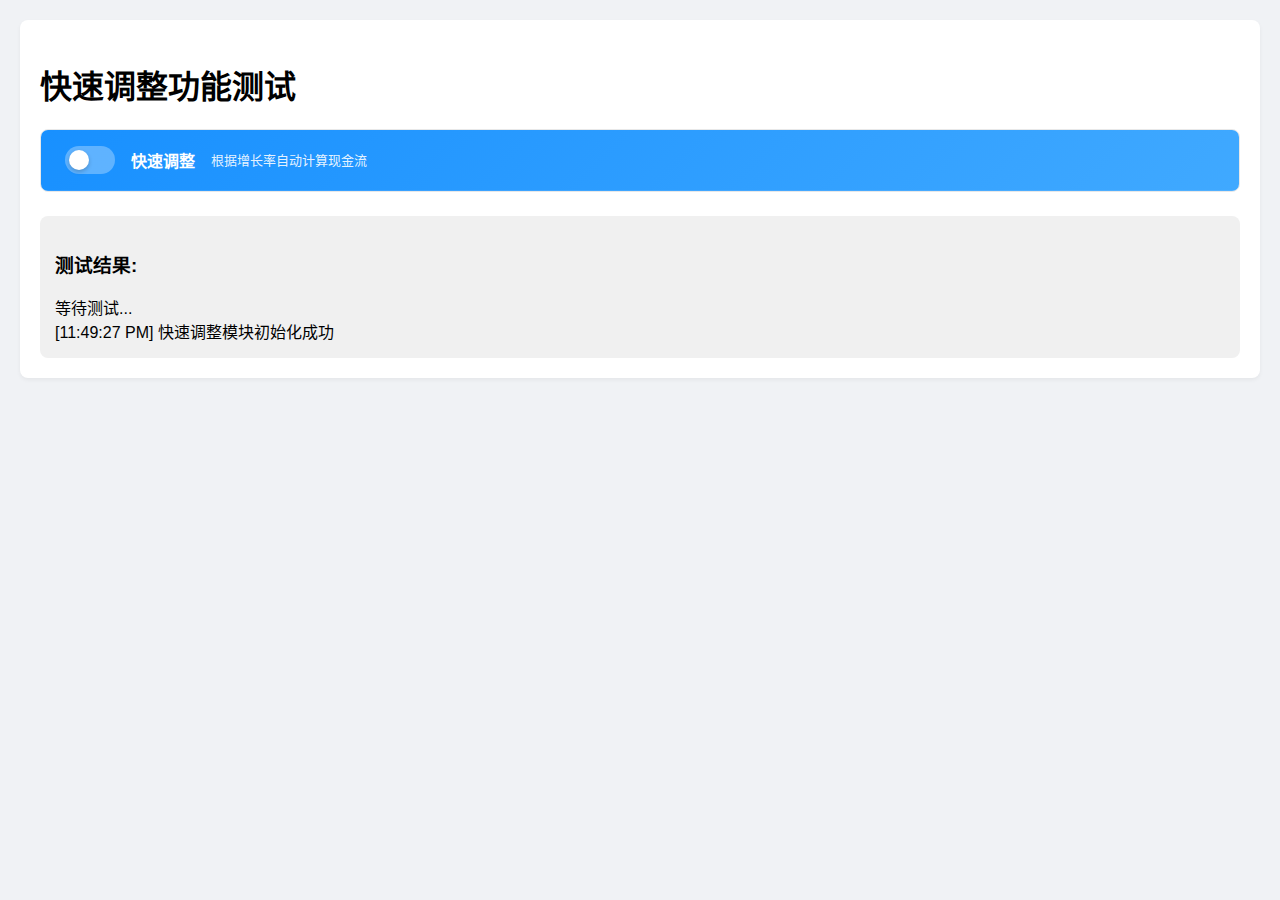
<file: test_quick_adjustment.html>
<!DOCTYPE html>
<html lang="zh-CN">
<head>
    <meta charset="UTF-8">
    <meta name="viewport" content="width=device-width, initial-scale=1.0">
    <title>快速调整功能测试</title>
    <style>
        :root {
            --primary-color: #1890ff;
            --secondary-color: #13c2c2;
            --bg-primary: #ffffff;
            --bg-secondary: #f8f9fa;
            --bg-tertiary: #e9ecef;
            --text-primary: #333333;
            --text-secondary: #666666;
            --border-primary: #d9d9d9;
            --border-secondary: #e8e8e8;
            --border-radius-sm: 4px;
            --border-radius-md: 6px;
            --border-radius-lg: 8px;
            --spacing-xs: 4px;
            --spacing-sm: 8px;
            --spacing-md: 16px;
            --spacing-lg: 24px;
            --spacing-xl: 32px;
            --shadow-sm: 0 2px 4px rgba(0, 0, 0, 0.05);
            --info-color: #1890ff;
        }

        body {
            font-family: -apple-system, BlinkMacSystemFont, 'Segoe UI', Roboto, sans-serif;
            margin: 0;
            padding: 20px;
            background: #f0f2f5;
        }

        .container {
            max-width: 1200px;
            margin: 0 auto;
            background: white;
            padding: 20px;
            border-radius: var(--border-radius-lg);
            box-shadow: var(--shadow-sm);
        }

        /* 快速调整样式 */
        .quick-adjustment-section {
            background: linear-gradient(135deg, #f8f9fa 0%, #e9ecef 100%);
            border: 1px solid var(--border-secondary);
            border-radius: var(--border-radius-lg);
            margin-bottom: var(--spacing-lg);
            overflow: hidden;
            transition: all 0.3s ease;
        }

        .quick-adjustment-header {
            padding: var(--spacing-md) var(--spacing-lg);
            background: linear-gradient(135deg, var(--primary-color) 0%, #40a9ff 100%);
            border-bottom: 1px solid rgba(255, 255, 255, 0.1);
        }

        .quick-adjustment-toggle {
            display: flex;
            align-items: center;
            gap: var(--spacing-md);
        }

        .quick-adjustment-label {
            font-size: 16px;
            font-weight: 600;
            color: white;
            margin: 0;
        }

        .quick-adjustment-desc {
            font-size: 13px;
            color: rgba(255, 255, 255, 0.9);
            font-weight: 400;
        }

        .switch {
            position: relative;
            display: inline-block;
            width: 50px;
            height: 28px;
        }

        .switch input {
            opacity: 0;
            width: 0;
            height: 0;
        }

        .slider {
            position: absolute;
            cursor: pointer;
            top: 0;
            left: 0;
            right: 0;
            bottom: 0;
            background-color: rgba(255, 255, 255, 0.3);
            transition: 0.3s;
            border-radius: 28px;
        }

        .slider:before {
            position: absolute;
            content: "";
            height: 20px;
            width: 20px;
            left: 4px;
            bottom: 4px;
            background-color: white;
            transition: 0.3s;
            border-radius: 50%;
            box-shadow: 0 2px 4px rgba(0, 0, 0, 0.2);
        }

        .switch input:checked + .slider {
            background-color: var(--secondary-color);
        }

        .switch input:checked + .slider:before {
            transform: translateX(22px);
        }

        .quick-adjustment-panel {
            background: var(--bg-primary);
            border-top: 1px solid var(--border-secondary);
            animation: slideDown 0.3s ease-out;
        }

        @keyframes slideDown {
            from {
                opacity: 0;
                max-height: 0;
                transform: translateY(-10px);
            }
            to {
                opacity: 1;
                max-height: 500px;
                transform: translateY(0);
            }
        }

        .quick-adjustment-content {
            display: grid;
            grid-template-columns: 1fr 300px;
            gap: var(--spacing-xl);
            padding: var(--spacing-lg);
        }

        .field-wrapper {
            background: var(--bg-secondary);
            padding: var(--spacing-md);
            border-radius: var(--border-radius-md);
            border: 1px solid var(--border-secondary);
            transition: all 0.3s ease;
            margin-bottom: var(--spacing-md);
        }

        .field-wrapper:hover {
            border-color: var(--primary-color);
            box-shadow: 0 2px 4px rgba(24, 144, 255, 0.1);
        }

        .label {
            display: flex;
            align-items: center;
            gap: var(--spacing-xs);
            font-weight: 600;
            color: var(--text-primary);
            margin-bottom: var(--spacing-sm);
        }

        .label i {
            color: var(--primary-color);
            font-size: 14px;
        }

        .input-with-unit {
            display: flex;
            align-items: center;
            gap: var(--spacing-xs);
            background: var(--bg-primary);
            border-radius: var(--border-radius-sm);
            border: 1px solid var(--border-primary);
            padding: 2px;
            flex-wrap: wrap;
        }

        .input-compact {
            flex: 1;
            min-width: 120px;
            max-width: 200px;
            border: none;
            background: transparent;
            padding: 8px 10px;
            font-size: 14px;
        }

        .input-compact:focus {
            box-shadow: none;
            outline: none;
        }

        .unit-prefix {
            background: var(--bg-tertiary);
            color: var(--text-secondary);
            padding: 8px 10px;
            font-size: 13px;
            font-weight: 500;
            border-radius: var(--border-radius-sm);
            white-space: nowrap;
        }

        .unit-label {
            background: var(--bg-tertiary);
            color: var(--text-secondary);
            padding: 8px 10px;
            font-size: 13px;
            font-weight: 500;
            border-radius: var(--border-radius-sm);
            white-space: nowrap;
        }

        .help-text {
            font-size: 12px;
            color: var(--text-secondary);
            margin-top: var(--spacing-xs);
        }

        .quick-adjustment-actions {
            display: flex;
            gap: var(--spacing-sm);
            justify-content: flex-end;
            margin-top: var(--spacing-md);
            padding-top: var(--spacing-md);
            border-top: 1px solid var(--border-secondary);
        }

        .btn {
            padding: 10px 20px;
            font-size: 13px;
            min-width: 100px;
            border: none;
            border-radius: var(--border-radius-md);
            cursor: pointer;
            transition: all 0.3s ease;
        }

        .btn-primary {
            background-color: var(--primary-color);
            color: white;
        }

        .btn-secondary {
            background-color: var(--bg-tertiary);
            color: var(--text-primary);
        }

        .quick-adjustment-preview {
            background: var(--bg-secondary);
            border: 1px solid var(--border-secondary);
            border-radius: var(--border-radius-md);
            overflow: hidden;
        }

        .preview-header {
            background: linear-gradient(135deg, var(--secondary-color) 0%, #17a2b8 100%);
            color: white;
            padding: var(--spacing-sm) var(--spacing-md);
            font-size: 14px;
            font-weight: 600;
            display: flex;
            align-items: center;
            gap: var(--spacing-xs);
        }

        .preview-content {
            padding: var(--spacing-md);
            max-height: 300px;
            overflow-y: auto;
        }

        .preview-placeholder {
            text-align: center;
            color: var(--text-secondary);
            padding: var(--spacing-xl) var(--spacing-md);
            display: flex;
            flex-direction: column;
            align-items: center;
            gap: var(--spacing-sm);
        }

        .preview-placeholder i {
            font-size: 24px;
            color: var(--info-color);
        }

        .preview-table {
            width: 100%;
            font-size: 12px;
            border-collapse: collapse;
        }

        .preview-table th,
        .preview-table td {
            padding: 8px 10px;
            text-align: center;
            border-bottom: 1px solid var(--border-secondary);
        }

        .preview-table th {
            background: var(--bg-tertiary);
            font-weight: 600;
            color: var(--text-primary);
            font-size: 11px;
            text-transform: uppercase;
            letter-spacing: 0.5px;
        }

        .preview-table .year-col {
            font-weight: 600;
            color: var(--text-primary);
        }

        .preview-table .amount-col {
            font-family: 'SF Mono', Monaco, Inconsolata, 'Roboto Mono', monospace;
            color: var(--secondary-color);
            font-weight: 500;
        }
    </style>
    <link rel="stylesheet" href="https://cdnjs.cloudflare.com/ajax/libs/font-awesome/6.4.0/css/all.min.css">
</head>
<body>
    <div class="container">
        <h1>快速调整功能测试</h1>
        
        <!-- 快速调整模块 -->
        <div class="quick-adjustment-section">
            <div class="quick-adjustment-header">
                <div class="quick-adjustment-toggle">
                    <label class="switch">
                        <input type="checkbox" id="quickAdjustmentSwitch">
                        <span class="slider round"></span>
                    </label>
                    <span class="quick-adjustment-label">快速调整</span>
                    <span class="quick-adjustment-desc">根据增长率自动计算现金流</span>
                </div>
            </div>
            
            <!-- 快速调整输入面板 -->
            <div id="quickAdjustmentPanel" class="quick-adjustment-panel" style="display: none;">
                <div class="quick-adjustment-content">
                    <div class="quick-adjustment-form">
                        <div class="field-wrapper">
                            <label class="label" for="firstYearCashFlow">
                                <i class="fas fa-calendar-alt"></i>
                                首年净现金流
                            </label>
                            <div class="input-with-unit">
                                <input type="number" class="input input-compact" id="firstYearCashFlow" 
                                       placeholder="请输入首年现金流" min="0" step="0.01">
                                <span class="unit-label">万元</span>
                            </div>
                            <div class="help-text">第1年的净现金流金额</div>
                        </div>
                        
                        <div class="field-wrapper">
                            <label class="label" for="growthFrequency">
                                <i class="fas fa-sync-alt"></i>
                                增长频率
                            </label>
                            <div class="input-with-unit">
                                <span class="unit-prefix">每</span>
                                <input type="number" class="input input-compact" id="growthFrequency" 
                                       placeholder="增长频率" min="1" max="10" step="1" value="1">
                                <span class="unit-label">年</span>
                            </div>
                            <div class="help-text">每几年增长一次</div>
                        </div>
                        
                        <div class="field-wrapper">
                            <label class="label" for="growthRate">
                                <i class="fas fa-chart-line"></i>
                                净现金流增长率
                            </label>
                            <div class="input-with-unit">
                                <span class="unit-prefix">增长</span>
                                <input type="number" class="input input-compact" id="growthRate" 
                                       placeholder="增长率" min="0" max="1000" step="0.1" value="10">
                                <span class="unit-label">%</span>
                            </div>
                            <div class="help-text">现金流增长百分比</div>
                        </div>
                        
                        <div class="quick-adjustment-actions">
                            <button type="button" class="btn btn-secondary" onclick="resetQuickAdjustment()">
                                <i class="fas fa-undo"></i>
                                重置
                            </button>
                            <button type="button" class="btn btn-primary" onclick="applyQuickAdjustment()">
                                <i class="fas fa-magic"></i>
                                应用调整
                            </button>
                        </div>
                    </div>
                    
                    <!-- 预览区域 -->
                    <div class="quick-adjustment-preview">
                        <div class="preview-header">
                            <i class="fas fa-eye"></i>
                            <span>预览效果</span>
                        </div>
                        <div id="quickAdjustmentPreview" class="preview-content">
                            <div class="preview-placeholder">
                                <i class="fas fa-info-circle"></i>
                                <span>请设置参数后查看预览效果</span>
                            </div>
                        </div>
                    </div>
                </div>
            </div>
        </div>
        
        <div id="testResult" style="margin-top: 20px; padding: 15px; background: #f0f0f0; border-radius: 8px;">
            <h3>测试结果:</h3>
            <div id="resultContent">等待测试...</div>
        </div>
    </div>

    <script>
        // 模拟基本参数
        const basicParams = {
            investment_period: 7
        };

        // 快速调整数据
        let quickAdjustmentData = {
            isEnabled: false,
            firstYearCashFlow: 0,
            growthFrequency: 1,
            growthRate: 10,
            previewData: []
        };

        // 安全的浮点数解析
        function safeParseFloat(value) {
            const parsed = parseFloat(value);
            return isNaN(parsed) ? 0 : parsed;
        }

        // 获取当前投资期限
        function getCurrentInvestmentPeriod() {
            // 优先从basicParams获取
            if (basicParams && basicParams.investment_period && basicParams.investment_period > 0) {
                return basicParams.investment_period;
            }
            
            // 默认值
            return 5;
        }

        // 初始化快速调整模块
        function initQuickAdjustmentModule() {
            try {
                console.log('开始初始化快速调整模块...');
                
                const switchElement = document.getElementById('quickAdjustmentSwitch');
                if (switchElement) {
                    switchElement.addEventListener('change', toggleQuickAdjustmentPanel);
                    console.log('开关事件监听器已绑定');
                }
                
                const firstYearInput = document.getElementById('firstYearCashFlow');
                const frequencyInput = document.getElementById('growthFrequency');
                const rateInput = document.getElementById('growthRate');
                
                if (firstYearInput) {
                    firstYearInput.addEventListener('input', updateQuickAdjustmentPreview);
                }
                if (frequencyInput) {
                    frequencyInput.addEventListener('input', updateQuickAdjustmentPreview);
                }
                if (rateInput) {
                    rateInput.addEventListener('input', updateQuickAdjustmentPreview);
                }
                
                console.log('快速调整模块初始化完成');
                updateTestResult('快速调整模块初始化成功');
                
            } catch (error) {
                console.error('快速调整模块初始化失败:', error);
                updateTestResult('初始化失败: ' + error.message);
            }
        }

        // 切换快速调整面板
        function toggleQuickAdjustmentPanel(event) {
            const isChecked = event.target.checked;
            const panel = document.getElementById('quickAdjustmentPanel');
            
            if (!panel) return;
            
            quickAdjustmentData.isEnabled = isChecked;
            
            if (isChecked) {
                panel.style.display = 'block';
                updateTestResult('快速调整面板已打开');
                setTimeout(() => {
                    updateQuickAdjustmentPreview();
                }, 100);
            } else {
                panel.style.display = 'none';
                updateTestResult('快速调整面板已关闭');
            }
        }

        // 更新快速调整预览
        function updateQuickAdjustmentPreview() {
            try {
                const firstYearInput = document.getElementById('firstYearCashFlow');
                const frequencyInput = document.getElementById('growthFrequency');
                const rateInput = document.getElementById('growthRate');
                const previewContainer = document.getElementById('quickAdjustmentPreview');
                
                if (!firstYearInput || !frequencyInput || !rateInput || !previewContainer) {
                    return;
                }
                
                const firstYear = safeParseFloat(firstYearInput.value);
                const frequency = parseInt(frequencyInput.value) || 1;
                const rate = safeParseFloat(rateInput.value);
                const period = getCurrentInvestmentPeriod();
                
                console.log('预览参数:', { firstYear, frequency, rate, period });
                
                if (firstYear <= 0 || frequency <= 0 || rate < 0) {
                    previewContainer.innerHTML = `
                        <div class="preview-placeholder">
                            <i class="fas fa-exclamation-triangle"></i>
                            <span>请输入有效的参数值</span>
                        </div>
                    `;
                    updateTestResult('参数验证失败: 请输入有效值');
                    return;
                }
                
                const calculatedCashFlows = calculateCashFlowsByGrowth(firstYear, frequency, rate, period);
                quickAdjustmentData.previewData = calculatedCashFlows;
                
                renderPreviewTable(calculatedCashFlows, previewContainer);
                updateTestResult(`预览更新成功，生成${calculatedCashFlows.length}年数据`);
                
            } catch (error) {
                console.error('更新快速调整预览失败:', error);
                updateTestResult('预览更新失败: ' + error.message);
            }
        }

        // 根据增长率计算各年现金流
        function calculateCashFlowsByGrowth(firstYear, frequency, rate, period) {
            const cashFlows = [];
            let currentAmount = firstYear;
            const growthMultiplier = 1 + (rate / 100);
            
            for (let year = 1; year <= period; year++) {
                if (year > 1 && (year - 1) % frequency === 0) {
                    currentAmount = currentAmount * growthMultiplier;
                }
                
                cashFlows.push({
                    year: year,
                    amount: currentAmount,
                    isGrowthYear: year > 1 && (year - 1) % frequency === 0
                });
            }
            
            return cashFlows;
        }

        // 安全的货币格式化函数
        function safeFormatCurrency(value) {
            try {
                const numValue = parseFloat(value);
                if (isNaN(numValue) || !isFinite(numValue)) {
                    return '0';
                }
                
                return numValue.toLocaleString('zh-CN', {
                    minimumFractionDigits: 0,
                    maximumFractionDigits: 2
                });
            } catch (error) {
                console.error('货币格式化失败:', error);
                return String(value || '0');
            }
        }

        // 渲染预览表格
        function renderPreviewTable(cashFlows, container) {
            try {
                let html = `
                    <table class="preview-table">
                        <thead>
                            <tr>
                                <th>年份</th>
                                <th>净现金流</th>
                                <th>增长标识</th>
                            </tr>
                        </thead>
                        <tbody>
                `;
                
                cashFlows.forEach(item => {
                    const formattedAmount = safeFormatCurrency(item.amount);
                    const growthIcon = item.isGrowthYear ? 
                        '<i class="fas fa-arrow-up" style="color: var(--secondary-color);"></i>' : 
                        '<i class="fas fa-minus" style="color: var(--text-secondary);"></i>';
                    
                    html += `
                        <tr>
                            <td class="year-col">第${item.year}年</td>
                            <td class="amount-col">${formattedAmount} 万元</td>
                            <td>${growthIcon}</td>
                        </tr>
                    `;
                });
                
                const totalAmount = cashFlows.reduce((sum, item) => sum + (item.amount || 0), 0);
                const formattedTotal = safeFormatCurrency(totalAmount);
                
                html += `
                        </tbody>
                    </table>
                    <div style="margin-top: var(--spacing-sm); font-size: 12px; color: var(--text-secondary); text-align: center;">
                        <i class="fas fa-info-circle"></i>
                        总计: ${formattedTotal} 万元
                    </div>
                `;
                
                container.innerHTML = html;
                
            } catch (error) {
                console.error('渲染预览表格失败:', error);
                container.innerHTML = `
                    <div class="preview-placeholder">
                        <i class="fas fa-exclamation-triangle"></i>
                        <span>预览数据生成失败</span>
                    </div>
                `;
            }
        }

        // 应用快速调整
        function applyQuickAdjustment() {
            updateTestResult('应用调整功能已触发（模拟环境中无现金流输入框）');
        }

        // 重置快速调整
        function resetQuickAdjustment() {
            const firstYearInput = document.getElementById('firstYearCashFlow');
            const frequencyInput = document.getElementById('growthFrequency');
            const rateInput = document.getElementById('growthRate');
            
            if (firstYearInput) firstYearInput.value = '';
            if (frequencyInput) frequencyInput.value = '1';
            if (rateInput) rateInput.value = '10';
            
            const previewContainer = document.getElementById('quickAdjustmentPreview');
            if (previewContainer) {
                previewContainer.innerHTML = `
                    <div class="preview-placeholder">
                        <i class="fas fa-info-circle"></i>
                        <span>请设置参数后查看预览效果</span>
                    </div>
                `;
            }
            
            updateTestResult('快速调整参数已重置');
        }

        // 更新测试结果
        function updateTestResult(message) {
            const resultContent = document.getElementById('resultContent');
            const timestamp = new Date().toLocaleTimeString();
            resultContent.innerHTML += `<div>[${timestamp}] ${message}</div>`;
        }

        // 页面加载完成后初始化
        document.addEventListener('DOMContentLoaded', function() {
            setTimeout(() => {
                initQuickAdjustmentModule();
            }, 100);
        });
    </script>
</body>
</html>
</file>
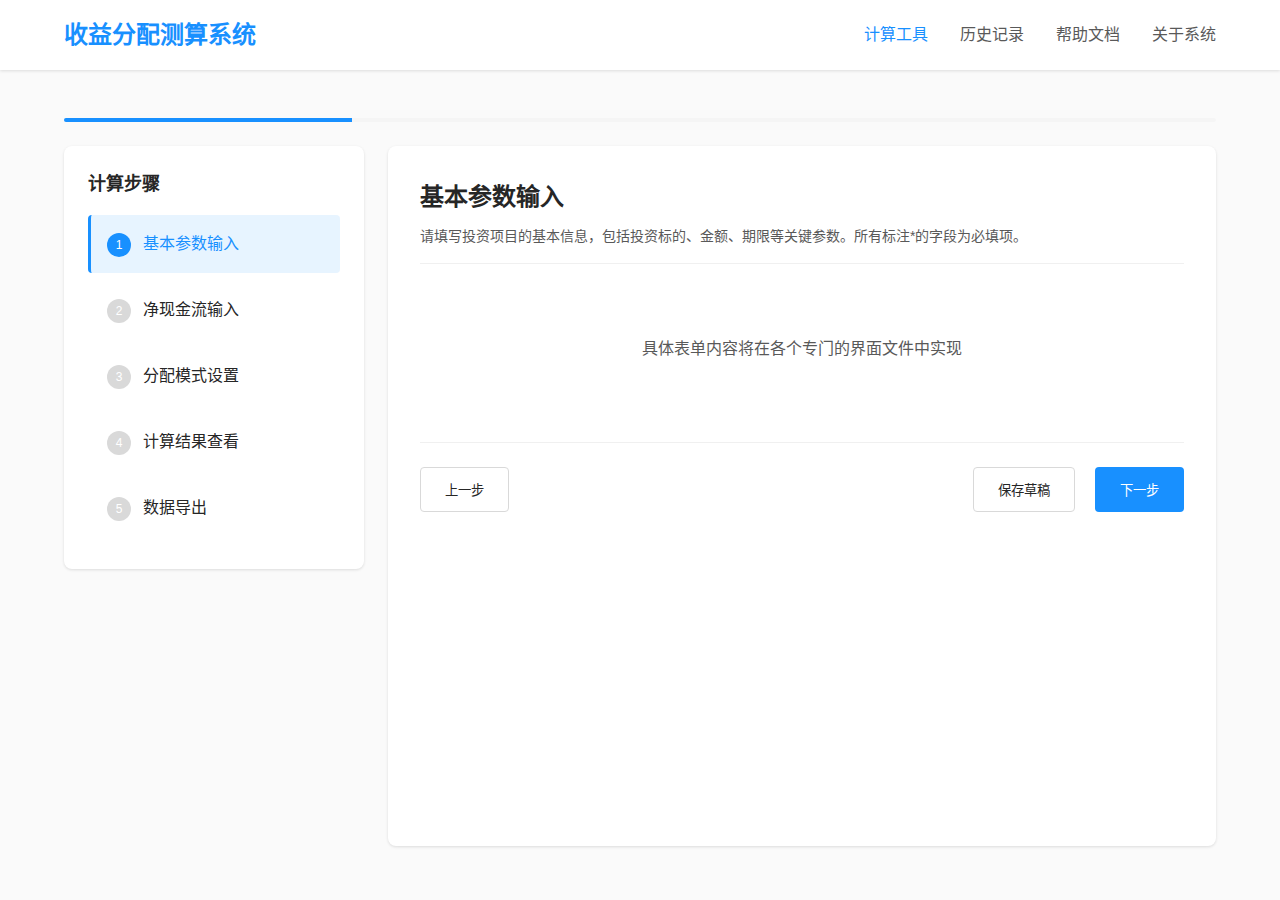
<file: .UI/01-主页面布局.html>
<!DOCTYPE html>
<html lang="zh-CN">
<head>
    <meta charset="UTF-8">
    <meta name="viewport" content="width=device-width, initial-scale=1.0">
    <title>收益分配测算系统 - 主页面布局</title>
    <style>
        :root {
            /* 主色调 */
            --primary-color: #1890ff;
            --primary-light: #40a9ff;
            --primary-dark: #096dd9;
            
            /* 辅助色 */
            --secondary-color: #52c41a;
            --warning-color: #faad14;
            --error-color: #ff4d4f;
            --info-color: #13c2c2;
            
            /* 文字颜色 */
            --text-primary: #262626;
            --text-secondary: #595959;
            --text-disabled: #bfbfbf;
            --text-inverse: #ffffff;
            
            /* 背景颜色 */
            --bg-primary: #ffffff;
            --bg-secondary: #fafafa;
            --bg-tertiary: #f5f5f5;
            
            /* 边框颜色 */
            --border-primary: #d9d9d9;
            --border-secondary: #f0f0f0;
            --border-focus: #40a9ff;
            
            /* 间距 */
            --spacing-xs: 4px;
            --spacing-sm: 8px;
            --spacing-md: 16px;
            --spacing-lg: 24px;
            --spacing-xl: 32px;
            --spacing-xxl: 48px;
            
            /* 圆角和阴影 */
            --border-radius-sm: 2px;
            --border-radius-md: 4px;
            --border-radius-lg: 8px;
            --border-radius-xl: 12px;
            --shadow-sm: 0 1px 3px rgba(0, 0, 0, 0.12);
            --shadow-md: 0 4px 6px rgba(0, 0, 0, 0.1);
            --shadow-lg: 0 10px 15px rgba(0, 0, 0, 0.1);
        }
        
        * {
            margin: 0;
            padding: 0;
            box-sizing: border-box;
        }
        
        body {
            font-family: -apple-system, BlinkMacSystemFont, 'Segoe UI', Roboto, 'Helvetica Neue', Arial, sans-serif;
            background-color: var(--bg-secondary);
            color: var(--text-primary);
            line-height: 1.6;
        }
        
        .container {
            max-width: 1200px;
            margin: 0 auto;
            padding: var(--spacing-lg);
        }
        
        /* 头部导航 */
        .header {
            background-color: var(--bg-primary);
            box-shadow: var(--shadow-sm);
            padding: var(--spacing-md) 0;
            margin-bottom: var(--spacing-lg);
        }
        
        .header-content {
            max-width: 1200px;
            margin: 0 auto;
            padding: 0 var(--spacing-lg);
            display: flex;
            justify-content: space-between;
            align-items: center;
        }
        
        .logo {
            font-size: 24px;
            font-weight: 600;
            color: var(--primary-color);
        }
        
        .nav-menu {
            display: flex;
            gap: var(--spacing-xl);
        }
        
        .nav-item {
            color: var(--text-secondary);
            text-decoration: none;
            font-weight: 500;
            transition: color 0.3s ease;
        }
        
        .nav-item:hover,
        .nav-item.active {
            color: var(--primary-color);
        }
        
        /* 主要内容区域 */
        .main-content {
            display: grid;
            grid-template-columns: 300px 1fr;
            gap: var(--spacing-lg);
            min-height: calc(100vh - 200px);
        }
        
        /* 侧边栏 */
        .sidebar {
            background-color: var(--bg-primary);
            border-radius: var(--border-radius-lg);
            box-shadow: var(--shadow-sm);
            padding: var(--spacing-lg);
            height: fit-content;
        }
        
        .sidebar-title {
            font-size: 18px;
            font-weight: 600;
            margin-bottom: var(--spacing-md);
            color: var(--text-primary);
        }
        
        .step-list {
            list-style: none;
        }
        
        .step-item {
            padding: var(--spacing-md);
            margin-bottom: var(--spacing-sm);
            border-radius: var(--border-radius-md);
            cursor: pointer;
            transition: all 0.3s ease;
            border-left: 3px solid transparent;
        }
        
        .step-item:hover {
            background-color: var(--bg-secondary);
        }
        
        .step-item.active {
            background-color: rgba(24, 144, 255, 0.1);
            border-left-color: var(--primary-color);
            color: var(--primary-color);
        }
        
        .step-item.completed {
            color: var(--secondary-color);
        }
        
        .step-number {
            display: inline-block;
            width: 24px;
            height: 24px;
            background-color: var(--border-primary);
            color: var(--text-inverse);
            border-radius: 50%;
            text-align: center;
            line-height: 24px;
            font-size: 12px;
            margin-right: var(--spacing-sm);
        }
        
        .step-item.active .step-number {
            background-color: var(--primary-color);
        }
        
        .step-item.completed .step-number {
            background-color: var(--secondary-color);
        }
        
        /* 内容区域 */
        .content-area {
            background-color: var(--bg-primary);
            border-radius: var(--border-radius-lg);
            box-shadow: var(--shadow-sm);
            padding: var(--spacing-xl);
        }
        
        .content-header {
            margin-bottom: var(--spacing-lg);
            padding-bottom: var(--spacing-md);
            border-bottom: 1px solid var(--border-secondary);
        }
        
        .content-title {
            font-size: 24px;
            font-weight: 600;
            color: var(--text-primary);
            margin-bottom: var(--spacing-sm);
        }
        
        .content-description {
            color: var(--text-secondary);
            font-size: 14px;
        }
        
        /* 操作按钮区域 */
        .action-bar {
            display: flex;
            justify-content: space-between;
            align-items: center;
            margin-top: var(--spacing-xl);
            padding-top: var(--spacing-lg);
            border-top: 1px solid var(--border-secondary);
        }
        
        .btn {
            padding: 12px 24px;
            border-radius: var(--border-radius-md);
            font-weight: 500;
            cursor: pointer;
            transition: all 0.3s ease;
            border: 1px solid transparent;
            text-decoration: none;
            display: inline-block;
        }
        
        .btn-primary {
            background-color: var(--primary-color);
            color: var(--text-inverse);
        }
        
        .btn-primary:hover {
            background-color: var(--primary-light);
            box-shadow: var(--shadow-md);
        }
        
        .btn-secondary {
            background-color: transparent;
            border-color: var(--border-primary);
            color: var(--text-primary);
        }
        
        .btn-secondary:hover {
            border-color: var(--primary-color);
            color: var(--primary-color);
        }
        
        /* 进度指示器 */
        .progress-bar {
            width: 100%;
            height: 4px;
            background-color: var(--bg-tertiary);
            border-radius: 2px;
            margin-bottom: var(--spacing-lg);
            overflow: hidden;
        }
        
        .progress-fill {
            height: 100%;
            background-color: var(--primary-color);
            transition: width 0.3s ease;
        }
        
        /* 响应式设计 */
        @media (max-width: 768px) {
            .main-content {
                grid-template-columns: 1fr;
            }
            
            .sidebar {
                order: 2;
            }
            
            .content-area {
                order: 1;
            }
            
            .header-content {
                flex-direction: column;
                gap: var(--spacing-md);
            }
            
            .nav-menu {
                gap: var(--spacing-md);
            }
        }
    </style>
</head>
<body>
    <!-- 头部导航 -->
    <header class="header">
        <div class="header-content">
            <div class="logo">收益分配测算系统</div>
            <nav class="nav-menu">
                <a href="#" class="nav-item active">计算工具</a>
                <a href="#" class="nav-item">历史记录</a>
                <a href="#" class="nav-item">帮助文档</a>
                <a href="#" class="nav-item">关于系统</a>
            </nav>
        </div>
    </header>

    <!-- 主要内容 -->
    <div class="container">
        <!-- 进度条 -->
        <div class="progress-bar">
            <div class="progress-fill" style="width: 25%;"></div>
        </div>
        
        <div class="main-content">
            <!-- 侧边栏导航 -->
            <aside class="sidebar">
                <h3 class="sidebar-title">计算步骤</h3>
                <ul class="step-list">
                    <li class="step-item active">
                        <span class="step-number">1</span>
                        基本参数输入
                    </li>
                    <li class="step-item">
                        <span class="step-number">2</span>
                        净现金流输入
                    </li>
                    <li class="step-item">
                        <span class="step-number">3</span>
                        分配模式设置
                    </li>
                    <li class="step-item">
                        <span class="step-number">4</span>
                        计算结果查看
                    </li>
                    <li class="step-item">
                        <span class="step-number">5</span>
                        数据导出
                    </li>
                </ul>
            </aside>
            
            <!-- 主要内容区域 -->
            <main class="content-area">
                <div class="content-header">
                    <h1 class="content-title">基本参数输入</h1>
                    <p class="content-description">
                        请填写投资项目的基本信息，包括投资标的、金额、期限等关键参数。所有标注*的字段为必填项。
                    </p>
                </div>
                
                <!-- 这里将放置具体的表单内容 -->
                <div class="form-content">
                    <p style="text-align: center; color: var(--text-secondary); padding: var(--spacing-xxl);">
                        具体表单内容将在各个专门的界面文件中实现
                    </p>
                </div>
                
                <!-- 操作按钮 -->
                <div class="action-bar">
                    <button class="btn btn-secondary">上一步</button>
                    <div>
                        <button class="btn btn-secondary" style="margin-right: var(--spacing-md);">保存草稿</button>
                        <button class="btn btn-primary">下一步</button>
                    </div>
                </div>
            </main>
        </div>
    </div>

    <script>
        // 步骤切换功能
        document.querySelectorAll('.step-item').forEach((item, index) => {
            item.addEventListener('click', function() {
                // 移除所有active状态
                document.querySelectorAll('.step-item').forEach(step => {
                    step.classList.remove('active');
                });
                
                // 添加active状态到当前项
                this.classList.add('active');
                
                // 更新进度条
                const progress = ((index + 1) / 5) * 100;
                document.querySelector('.progress-fill').style.width = progress + '%';
                
                // 更新内容标题（示例）
                const titles = [
                    '基本参数输入',
                    '净现金流输入', 
                    '分配模式设置',
                    '计算结果查看',
                    '数据导出'
                ];
                
                const descriptions = [
                    '请填写投资项目的基本信息，包括投资标的、金额、期限等关键参数。',
                    '根据投资期限输入各年度的净现金流数据，支持手工输入和Excel导入。',
                    '选择收益分配模式，配置相关参数，支持平层结构和结构化两种模式。',
                    '查看计算结果，包括IRR、DPI等核心指标和详细的现金流分配表。',
                    '导出计算结果到Excel文件，包含所有输入参数和计算结果。'
                ];
                
                document.querySelector('.content-title').textContent = titles[index];
                document.querySelector('.content-description').textContent = descriptions[index];
            });
        });
    </script>
</body>
</html>
</file>
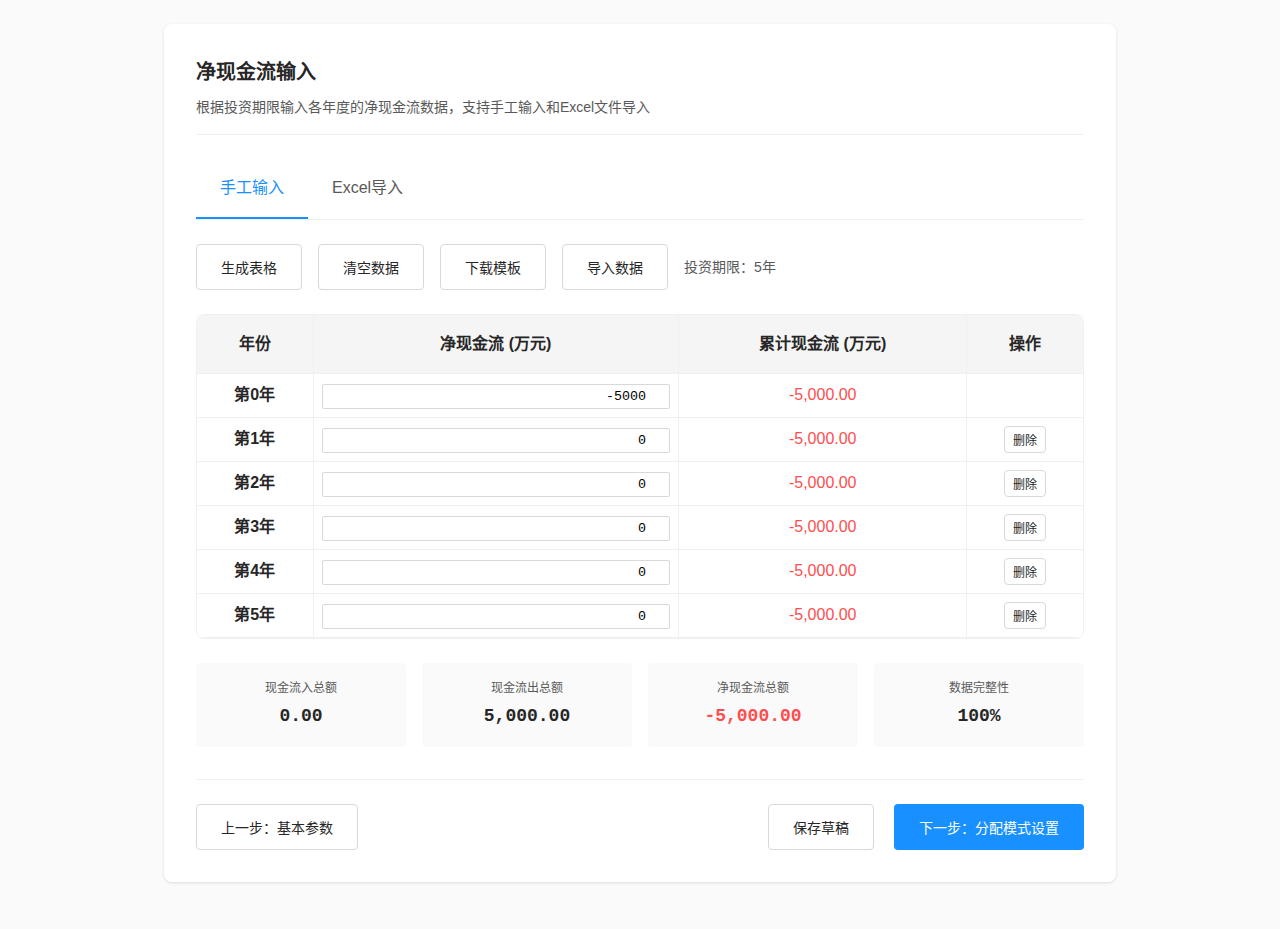
<file: .UI/03-净现金流输入界面.html>
<!DOCTYPE html>
<html lang="zh-CN">
<head>
    <meta charset="UTF-8">
    <meta name="viewport" content="width=device-width, initial-scale=1.0">
    <title>收益分配测算系统 - 净现金流输入</title>
    <style>
        :root {
            /* 主色调 */
            --primary-color: #1890ff;
            --primary-light: #40a9ff;
            --primary-dark: #096dd9;
            
            /* 辅助色 */
            --secondary-color: #52c41a;
            --warning-color: #faad14;
            --error-color: #ff4d4f;
            --info-color: #13c2c2;
            
            /* 文字颜色 */
            --text-primary: #262626;
            --text-secondary: #595959;
            --text-disabled: #bfbfbf;
            --text-inverse: #ffffff;
            
            /* 背景颜色 */
            --bg-primary: #ffffff;
            --bg-secondary: #fafafa;
            --bg-tertiary: #f5f5f5;
            
            /* 边框颜色 */
            --border-primary: #d9d9d9;
            --border-secondary: #f0f0f0;
            --border-focus: #40a9ff;
            
            /* 间距 */
            --spacing-xs: 4px;
            --spacing-sm: 8px;
            --spacing-md: 16px;
            --spacing-lg: 24px;
            --spacing-xl: 32px;
            --spacing-xxl: 48px;
            
            /* 圆角和阴影 */
            --border-radius-sm: 2px;
            --border-radius-md: 4px;
            --border-radius-lg: 8px;
            --border-radius-xl: 12px;
            --shadow-sm: 0 1px 3px rgba(0, 0, 0, 0.12);
            --shadow-md: 0 4px 6px rgba(0, 0, 0, 0.1);
            --shadow-lg: 0 10px 15px rgba(0, 0, 0, 0.1);
        }
        
        * {
            margin: 0;
            padding: 0;
            box-sizing: border-box;
        }
        
        body {
            font-family: -apple-system, BlinkMacSystemFont, 'Segoe UI', Roboto, 'Helvetica Neue', Arial, sans-serif;
            background-color: var(--bg-secondary);
            color: var(--text-primary);
            line-height: 1.6;
        }
        
        .container {
            max-width: 1000px;
            margin: 0 auto;
            padding: var(--spacing-lg);
        }
        
        /* 卡片样式 */
        .card {
            background-color: var(--bg-primary);
            border-radius: var(--border-radius-lg);
            box-shadow: var(--shadow-sm);
            padding: var(--spacing-xl);
            margin-bottom: var(--spacing-lg);
        }
        
        .card-header {
            border-bottom: 1px solid var(--border-secondary);
            padding-bottom: var(--spacing-md);
            margin-bottom: var(--spacing-lg);
        }
        
        .card-title {
            font-size: 20px;
            font-weight: 600;
            color: var(--text-primary);
            margin-bottom: var(--spacing-sm);
        }
        
        .card-description {
            color: var(--text-secondary);
            font-size: 14px;
        }
        
        /* 选项卡 */
        .tabs {
            display: flex;
            border-bottom: 1px solid var(--border-secondary);
            margin-bottom: var(--spacing-lg);
        }
        
        .tab {
            padding: var(--spacing-md) var(--spacing-lg);
            cursor: pointer;
            border-bottom: 2px solid transparent;
            transition: all 0.3s ease;
            color: var(--text-secondary);
            font-weight: 500;
        }
        
        .tab.active {
            color: var(--primary-color);
            border-bottom-color: var(--primary-color);
        }
        
        .tab:hover {
            color: var(--primary-color);
        }
        
        .tab-content {
            display: none;
        }
        
        .tab-content.active {
            display: block;
        }
        
        /* 文件上传区域 */
        .upload-area {
            border: 2px dashed var(--border-primary);
            border-radius: var(--border-radius-lg);
            padding: var(--spacing-xxl);
            text-align: center;
            transition: all 0.3s ease;
            cursor: pointer;
            margin-bottom: var(--spacing-lg);
        }
        
        .upload-area:hover,
        .upload-area.dragover {
            border-color: var(--primary-color);
            background-color: rgba(24, 144, 255, 0.05);
        }
        
        .upload-icon {
            font-size: 48px;
            color: var(--text-disabled);
            margin-bottom: var(--spacing-md);
        }
        
        .upload-text {
            font-size: 16px;
            color: var(--text-primary);
            margin-bottom: var(--spacing-sm);
        }
        
        .upload-hint {
            font-size: 14px;
            color: var(--text-secondary);
        }
        
        .upload-button {
            display: inline-block;
            padding: var(--spacing-sm) var(--spacing-lg);
            background-color: var(--primary-color);
            color: var(--text-inverse);
            border-radius: var(--border-radius-md);
            text-decoration: none;
            margin-top: var(--spacing-md);
            transition: background-color 0.3s ease;
        }
        
        .upload-button:hover {
            background-color: var(--primary-light);
        }
        
        /* 表格样式 */
        .table-container {
            overflow-x: auto;
            border-radius: var(--border-radius-lg);
            border: 1px solid var(--border-secondary);
        }
        
        .table {
            width: 100%;
            border-collapse: collapse;
            background-color: var(--bg-primary);
        }
        
        .table th {
            background-color: var(--bg-tertiary);
            padding: var(--spacing-md);
            text-align: center;
            font-weight: 600;
            border-bottom: 1px solid var(--border-secondary);
            border-right: 1px solid var(--border-secondary);
            position: sticky;
            top: 0;
            z-index: 10;
        }
        
        .table th:last-child {
            border-right: none;
        }
        
        .table td {
            padding: var(--spacing-sm);
            border-bottom: 1px solid var(--border-secondary);
            border-right: 1px solid var(--border-secondary);
            text-align: center;
        }
        
        .table td:last-child {
            border-right: none;
        }
        
        .table tr:hover {
            background-color: var(--bg-secondary);
        }
        
        .table input {
            width: 100%;
            border: 1px solid var(--border-primary);
            border-radius: var(--border-radius-sm);
            padding: var(--spacing-xs) var(--spacing-sm);
            text-align: right;
            font-family: 'SF Mono', Monaco, Inconsolata, 'Roboto Mono', monospace;
        }
        
        .table input:focus {
            border-color: var(--border-focus);
            outline: none;
            box-shadow: 0 0 0 2px rgba(24, 144, 255, 0.2);
        }
        
        .table input.error {
            border-color: var(--error-color);
        }
        
        /* 年份列固定 */
        .table th:first-child,
        .table td:first-child {
            position: sticky;
            left: 0;
            background-color: var(--bg-primary);
            z-index: 5;
            font-weight: 600;
        }
        
        .table th:first-child {
            z-index: 15;
            background-color: var(--bg-tertiary);
        }
        
        /* 统计信息 */
        .summary-info {
            display: grid;
            grid-template-columns: repeat(auto-fit, minmax(200px, 1fr));
            gap: var(--spacing-md);
            margin-top: var(--spacing-lg);
        }
        
        .summary-item {
            background-color: var(--bg-secondary);
            padding: var(--spacing-md);
            border-radius: var(--border-radius-md);
            text-align: center;
        }
        
        .summary-label {
            font-size: 12px;
            color: var(--text-secondary);
            margin-bottom: var(--spacing-xs);
        }
        
        .summary-value {
            font-size: 18px;
            font-weight: 600;
            color: var(--text-primary);
            font-family: 'SF Mono', Monaco, Inconsolata, 'Roboto Mono', monospace;
        }
        
        /* 按钮样式 */
        .btn {
            padding: 12px 24px;
            border-radius: var(--border-radius-md);
            font-weight: 500;
            cursor: pointer;
            transition: all 0.3s ease;
            border: 1px solid transparent;
            text-decoration: none;
            display: inline-block;
            font-size: 14px;
        }
        
        .btn-primary {
            background-color: var(--primary-color);
            color: var(--text-inverse);
        }
        
        .btn-primary:hover {
            background-color: var(--primary-light);
            box-shadow: var(--shadow-md);
        }
        
        .btn-secondary {
            background-color: transparent;
            border-color: var(--border-primary);
            color: var(--text-primary);
        }
        
        .btn-secondary:hover {
            border-color: var(--primary-color);
            color: var(--primary-color);
        }
        
        .btn:disabled {
            opacity: 0.6;
            cursor: not-allowed;
        }
        
        /* 操作按钮区域 */
        .action-bar {
            display: flex;
            justify-content: space-between;
            align-items: center;
            margin-top: var(--spacing-xl);
            padding-top: var(--spacing-lg);
            border-top: 1px solid var(--border-secondary);
        }
        
        .toolbar {
            display: flex;
            gap: var(--spacing-md);
            margin-bottom: var(--spacing-lg);
            align-items: center;
        }
        
        /* 响应式设计 */
        @media (max-width: 768px) {
            .container {
                padding: var(--spacing-md);
            }
            
            .card {
                padding: var(--spacing-lg);
            }
            
            .action-bar {
                flex-direction: column;
                gap: var(--spacing-md);
            }
            
            .toolbar {
                flex-wrap: wrap;
            }
        }
    </style>
</head>
<body>
    <div class="container">
        <!-- 净现金流输入表单 -->
        <div class="card">
            <div class="card-header">
                <h2 class="card-title">净现金流输入</h2>
                <p class="card-description">根据投资期限输入各年度的净现金流数据，支持手工输入和Excel文件导入</p>
            </div>
            
            <!-- 选项卡 -->
            <div class="tabs">
                <div class="tab active" data-tab="manual">手工输入</div>
                <div class="tab" data-tab="upload">Excel导入</div>
            </div>
            
            <!-- 手工输入选项卡 -->
            <div class="tab-content active" id="manual">
                <div class="toolbar">
                    <button class="btn btn-secondary" onclick="generateTable()">生成表格</button>
                    <button class="btn btn-secondary" onclick="clearAll()" id="clear-data">清空数据</button>
                    <button class="btn btn-secondary" onclick="downloadTemplate()">下载模板</button>
                    <button class="btn btn-secondary" id="import-data">导入数据</button>
                    <span style="color: var(--text-secondary); font-size: 14px;">投资期限：<span id="periodDisplay">5</span>年</span>
                </div>
                
                <div class="table-container">
                    <table class="table" id="cashFlowTable">
                        <thead>
                            <tr>
                                <th>年份</th>
                                <th>净现金流 (万元)</th>
                                <th>累计现金流 (万元)</th>
                                <th>操作</th>
                            </tr>
                        </thead>
                        <tbody id="tableBody" id="cash-flow-table-body">
                            <!-- 动态生成表格行 -->
                        </tbody>
                    </table>
                </div>
                
                <!-- 统计信息 -->
                <div class="summary-info">
                    <div class="summary-item">
                        <div class="summary-label">现金流入总额</div>
                        <div class="summary-value" id="totalInflow">0.00</div>
                    </div>
                    <div class="summary-item">
                        <div class="summary-label">现金流出总额</div>
                        <div class="summary-value" id="totalOutflow">0.00</div>
                    </div>
                    <div class="summary-item">
                        <div class="summary-label">净现金流总额</div>
                        <div class="summary-value" id="totalNet">0.00</div>
                    </div>
                    <div class="summary-item">
                        <div class="summary-label">数据完整性</div>
                        <div class="summary-value" id="completeness">0%</div>
                    </div>
                </div>
            </div>
            
            <!-- Excel导入选项卡 -->
            <div class="tab-content" id="upload">
                <div class="upload-area" onclick="document.getElementById('fileInput').click()">
                    <div class="upload-icon">📁</div>
                    <div class="upload-text">点击选择Excel文件或拖拽文件到此处</div>
                    <div class="upload-hint">支持.xlsx和.xls格式，文件大小不超过10MB</div>
                    <a href="#" class="upload-button" onclick="event.stopPropagation(); downloadTemplate();">下载Excel模板</a>
                </div>
                
                <input type="file" id="fileInput" accept=".xlsx,.xls" style="display: none;">
                
                <!-- 文件信息显示 -->
                <div id="fileInfo" style="display: none;">
                    <div style="background-color: var(--bg-secondary); padding: var(--spacing-md); border-radius: var(--border-radius-md); margin-bottom: var(--spacing-lg);">
                        <h4 style="margin-bottom: var(--spacing-sm);">文件信息</h4>
                        <p><strong>文件名：</strong><span id="fileName"></span></p>
                        <p><strong>文件大小：</strong><span id="fileSize"></span></p>
                        <p><strong>上传时间：</strong><span id="uploadTime"></span></p>
                    </div>
                    
                    <!-- 数据预览 -->
                    <div id="dataPreview">
                        <h4 style="margin-bottom: var(--spacing-md);">数据预览</h4>
                        <div class="table-container">
                            <table class="table" id="previewTable">
                                <thead>
                                    <tr>
                                        <th>参数名称</th>
                                        <th>导入值</th>
                                        <th>状态</th>
                                    </tr>
                                </thead>
                                <tbody id="previewBody">
                                    <!-- 动态生成预览数据 -->
                                </tbody>
                            </table>
                        </div>
                    </div>
                </div>
            </div>
            
            <!-- 操作按钮 -->
            <div class="action-bar">
                <button type="button" class="btn btn-secondary" onclick="history.back()">上一步：基本参数</button>
                <div>
                    <button type="button" class="btn btn-secondary" style="margin-right: var(--spacing-md);" id="save-draft">保存草稿</button>
                    <button type="button" class="btn btn-primary" id="nextBtn" disabled>下一步：分配模式设置</button>
                </div>
            </div>
        </div>
    </div>

    <script>
        // 全局变量
        let investmentPeriod = 5; // 默认5年
        let cashFlowData = {};
        
        // 初始化
        document.addEventListener('DOMContentLoaded', function() {
            // 从sessionStorage获取投资期限
            const basicParams = sessionStorage.getItem('basicParams');
            if (basicParams) {
                const data = JSON.parse(basicParams);
                investmentPeriod = parseInt(data.investmentPeriod) || 5;
                document.getElementById('periodDisplay').textContent = investmentPeriod;
            }
            
            // 生成表格
            generateTable();
            
            // 绑定选项卡事件
            bindTabEvents();
            
            // 绑定文件上传事件
            bindFileEvents();
        });
        
        // 选项卡切换
        function bindTabEvents() {
            const tabs = document.querySelectorAll('.tab');
            const contents = document.querySelectorAll('.tab-content');
            
            tabs.forEach(tab => {
                tab.addEventListener('click', function() {
                    const targetTab = this.dataset.tab;
                    
                    // 移除所有active状态
                    tabs.forEach(t => t.classList.remove('active'));
                    contents.forEach(c => c.classList.remove('active'));
                    
                    // 添加active状态
                    this.classList.add('active');
                    document.getElementById(targetTab).classList.add('active');
                });
            });
        }
        
        // 生成现金流表格
        function generateTable() {
            const tableBody = document.getElementById('tableBody');
            tableBody.innerHTML = '';
            
            // 第0年（投资年）
            const row0 = createTableRow(0, -investmentPeriod * 1000); // 示例：假设每年投资1000万
            tableBody.appendChild(row0);
            
            // 第1年到第N年
            for (let i = 1; i <= investmentPeriod; i++) {
                const row = createTableRow(i, 0);
                tableBody.appendChild(row);
            }
            
            updateSummary();
        }
        
        // 创建表格行
        function createTableRow(year, defaultValue = 0) {
            const row = document.createElement('tr');
            
            // 年份列
            const yearCell = document.createElement('td');
            yearCell.textContent = `第${year}年`;
            row.appendChild(yearCell);
            
            // 净现金流输入列
            const cashFlowCell = document.createElement('td');
            const input = document.createElement('input');
            input.type = 'number';
            input.step = '0.01';
            input.value = defaultValue;
            input.dataset.year = year;
            input.addEventListener('input', function() {
                updateCumulativeCashFlow();
                updateSummary();
                checkFormValidity();
            });
            cashFlowCell.appendChild(input);
            row.appendChild(cashFlowCell);
            
            // 累计现金流列
            const cumulativeCell = document.createElement('td');
            cumulativeCell.className = 'cumulative-cell';
            cumulativeCell.textContent = formatNumber(defaultValue);
            row.appendChild(cumulativeCell);
            
            // 操作列
            const actionCell = document.createElement('td');
            if (year > 0) { // 第0年不能删除
                const deleteBtn = document.createElement('button');
                deleteBtn.textContent = '删除';
                deleteBtn.className = 'btn btn-secondary';
                deleteBtn.style.padding = '4px 8px';
                deleteBtn.style.fontSize = '12px';
                deleteBtn.onclick = () => deleteRow(year);
                actionCell.appendChild(deleteBtn);
            }
            row.appendChild(actionCell);
            
            return row;
        }
        
        // 更新累计现金流
        function updateCumulativeCashFlow() {
            const inputs = document.querySelectorAll('#cashFlowTable input');
            let cumulative = 0;
            
            inputs.forEach((input, index) => {
                const value = parseFloat(input.value) || 0;
                cumulative += value;
                
                const cumulativeCell = input.closest('tr').querySelector('.cumulative-cell');
                cumulativeCell.textContent = formatNumber(cumulative);
                
                // 根据累计现金流设置颜色
                if (cumulative > 0) {
                    cumulativeCell.style.color = 'var(--secondary-color)';
                } else if (cumulative < 0) {
                    cumulativeCell.style.color = 'var(--error-color)';
                } else {
                    cumulativeCell.style.color = 'var(--text-primary)';
                }
            });
        }
        
        // 更新统计信息
        function updateSummary() {
            const inputs = document.querySelectorAll('#cashFlowTable input');
            let totalInflow = 0;
            let totalOutflow = 0;
            let filledCount = 0;
            
            inputs.forEach(input => {
                const value = parseFloat(input.value) || 0;
                if (value > 0) {
                    totalInflow += value;
                }
                if (value < 0) {
                    totalOutflow += Math.abs(value);
                }
                if (input.value.trim() !== '') {
                    filledCount++;
                }
            });
            
            const totalNet = totalInflow - totalOutflow;
            const completeness = Math.round((filledCount / inputs.length) * 100);
            
            document.getElementById('totalInflow').textContent = formatNumber(totalInflow);
            document.getElementById('totalOutflow').textContent = formatNumber(totalOutflow);
            document.getElementById('totalNet').textContent = formatNumber(totalNet);
            document.getElementById('completeness').textContent = completeness + '%';
            
            // 设置净现金流颜色
            const netElement = document.getElementById('totalNet');
            if (totalNet > 0) {
                netElement.style.color = 'var(--secondary-color)';
            } else if (totalNet < 0) {
                netElement.style.color = 'var(--error-color)';
            } else {
                netElement.style.color = 'var(--text-primary)';
            }
        }
        
        // 检查表单有效性
        function checkFormValidity() {
            const inputs = document.querySelectorAll('#cashFlowTable input');
            let isValid = true;
            
            inputs.forEach(input => {
                if (input.value.trim() === '') {
                    isValid = false;
                }
            });
            
            document.getElementById('nextBtn').disabled = !isValid;
        }
        
        // 删除行
        function deleteRow(year) {
            if (confirm(`确定要删除第${year}年的数据吗？`)) {
                const row = document.querySelector(`input[data-year="${year}"]`).closest('tr');
                row.remove();
                updateCumulativeCashFlow();
                updateSummary();
                checkFormValidity();
            }
        }
        
        // 清空所有数据
        function clearAll() {
            if (confirm('确定要清空所有现金流数据吗？')) {
                const inputs = document.querySelectorAll('#cashFlowTable input');
                inputs.forEach(input => {
                    if (input.dataset.year !== '0') {
                        input.value = '';
                    }
                });
                updateCumulativeCashFlow();
                updateSummary();
                checkFormValidity();
            }
        }
        
        // 下载Excel模板
        function downloadTemplate() {
            alert('Excel模板下载功能将在实际开发中实现');
        }
        
        // 文件上传相关事件
        function bindFileEvents() {
            const fileInput = document.getElementById('fileInput');
            const uploadArea = document.querySelector('.upload-area');
            
            // 文件选择
            fileInput.addEventListener('change', handleFileSelect);
            
            // 拖拽上传
            uploadArea.addEventListener('dragover', function(e) {
                e.preventDefault();
                this.classList.add('dragover');
            });
            
            uploadArea.addEventListener('dragleave', function(e) {
                e.preventDefault();
                this.classList.remove('dragover');
            });
            
            uploadArea.addEventListener('drop', function(e) {
                e.preventDefault();
                this.classList.remove('dragover');
                const files = e.dataTransfer.files;
                if (files.length > 0) {
                    handleFile(files[0]);
                }
            });
        }
        
        // 处理文件选择
        function handleFileSelect(e) {
            const file = e.target.files[0];
            if (file) {
                handleFile(file);
            }
        }
        
        // 处理文件
        function handleFile(file) {
            // 验证文件类型
            const allowedTypes = ['.xlsx', '.xls'];
            const fileExtension = '.' + file.name.split('.').pop().toLowerCase();
            
            if (!allowedTypes.includes(fileExtension)) {
                alert('请选择Excel文件（.xlsx或.xls格式）');
                return;
            }
            
            // 验证文件大小（10MB）
            if (file.size > 10 * 1024 * 1024) {
                alert('文件大小不能超过10MB');
                return;
            }
            
            // 显示文件信息
            showFileInfo(file);
            
            // 模拟文件解析（实际开发中需要使用SheetJS等库）
            setTimeout(() => {
                simulateFileProcessing();
            }, 1000);
        }
        
        // 显示文件信息
        function showFileInfo(file) {
            document.getElementById('fileInfo').style.display = 'block';
            document.getElementById('fileName').textContent = file.name;
            document.getElementById('fileSize').textContent = formatFileSize(file.size);
            document.getElementById('uploadTime').textContent = new Date().toLocaleString();
        }
        
        // 模拟文件处理
        function simulateFileProcessing() {
            const previewBody = document.getElementById('previewBody');
            previewBody.innerHTML = '';
            
            // 模拟解析的数据
            const mockData = [
                { name: '投资标的', value: '某科技项目', status: '✓' },
                { name: '投资金额', value: '10000万元', status: '✓' },
                { name: '投资期限', value: '5年', status: '✓' },
                { name: '门槛收益率', value: '8%', status: '✓' },
                { name: '管理人Carry', value: '20%', status: '✓' },
                { name: '第0年现金流', value: '-10000万元', status: '✓' },
                { name: '第1年现金流', value: '1000万元', status: '✓' },
                { name: '第2年现金流', value: '2000万元', status: '✓' },
                { name: '第3年现金流', value: '3000万元', status: '✓' },
                { name: '第4年现金流', value: '4000万元', status: '✓' },
                { name: '第5年现金流', value: '5000万元', status: '✓' }
            ];
            
            mockData.forEach(item => {
                const row = document.createElement('tr');
                row.innerHTML = `
                    <td>${item.name}</td>
                    <td>${item.value}</td>
                    <td style="color: var(--secondary-color);">${item.status}</td>
                `;
                previewBody.appendChild(row);
            });
            
            // 启用下一步按钮
            document.getElementById('nextBtn').disabled = false;
        }
        
        // 格式化数字
        function formatNumber(num) {
            return new Intl.NumberFormat('zh-CN', {
                minimumFractionDigits: 2,
                maximumFractionDigits: 2
            }).format(num);
        }
        
        // 格式化文件大小
        function formatFileSize(bytes) {
            if (bytes === 0) return '0 Bytes';
            const k = 1024;
            const sizes = ['Bytes', 'KB', 'MB', 'GB'];
            const i = Math.floor(Math.log(bytes) / Math.log(k));
            return parseFloat((bytes / Math.pow(k, i)).toFixed(2)) + ' ' + sizes[i];
        }
        
        // 页面加载时恢复数据
        window.addEventListener('load', () => {
            updateCumulativeCashFlow();
            updateSummary();
            checkFormValidity();
        });
        
        // 绑定额外的事件监听器
        document.addEventListener('DOMContentLoaded', function() {
            // 导入数据按钮
            document.getElementById('import-data').addEventListener('click', function() {
                const input = document.createElement('input');
                input.type = 'file';
                input.accept = '.csv,.xlsx,.json';
                input.onchange = handleFileImport;
                input.click();
            });
            
            // 保存草稿按钮
            document.getElementById('save-draft').addEventListener('click', function() {
                saveCashFlowData();
                alert('现金流数据已保存');
            });
        });
        
        function handleFileImport(event) {
            const file = event.target.files[0];
            if (!file) return;
            
            const reader = new FileReader();
            reader.onload = function(e) {
                try {
                    let data;
                    if (file.name.endsWith('.json')) {
                        data = JSON.parse(e.target.result);
                    } else if (file.name.endsWith('.csv')) {
                        data = parseCSV(e.target.result);
                    } else {
                        throw new Error('不支持的文件格式');
                    }
                    
                    importCashFlowData(data);
                    alert('数据导入成功');
                } catch (error) {
                    alert('文件导入失败: ' + error.message);
                }
            };
            reader.readAsText(file);
        }
        
        function parseCSV(csvText) {
            const lines = csvText.split('\n');
            const data = [];
            
            for (let i = 1; i < lines.length; i++) {
                const values = lines[i].split(',');
                if (values.length >= 2 && values[1].trim()) {
                    data.push({
                        year: i,
                        netCashFlow: parseFloat(values[1].trim())
                    });
                }
            }
            
            return data;
        }
        
        function importCashFlowData(data) {
            const inputs = document.querySelectorAll('#tableBody input');
            
            data.forEach((item, index) => {
                if (index < inputs.length) {
                    inputs[index].value = item.netCashFlow || '';
                }
            });
            
            updateCumulativeCashFlow();
            updateSummary();
            checkFormValidity();
        }
        
        function saveCashFlowData() {
            const inputs = document.querySelectorAll('#tableBody input');
            const cashFlows = Array.from(inputs).map((input, index) => ({
                year: index,
                netCashFlow: parseFloat(input.value) || 0
            }));
            
            const savedData = localStorage.getItem('fund-calculation-data');
            let data = {};
            if (savedData) {
                data = JSON.parse(savedData);
            }
            
            data.cashFlows = cashFlows;
            data.timestamp = new Date().toISOString();
            
            localStorage.setItem('fund-calculation-data', JSON.stringify(data));
        }
    </script>
</body>
</html>
</file>
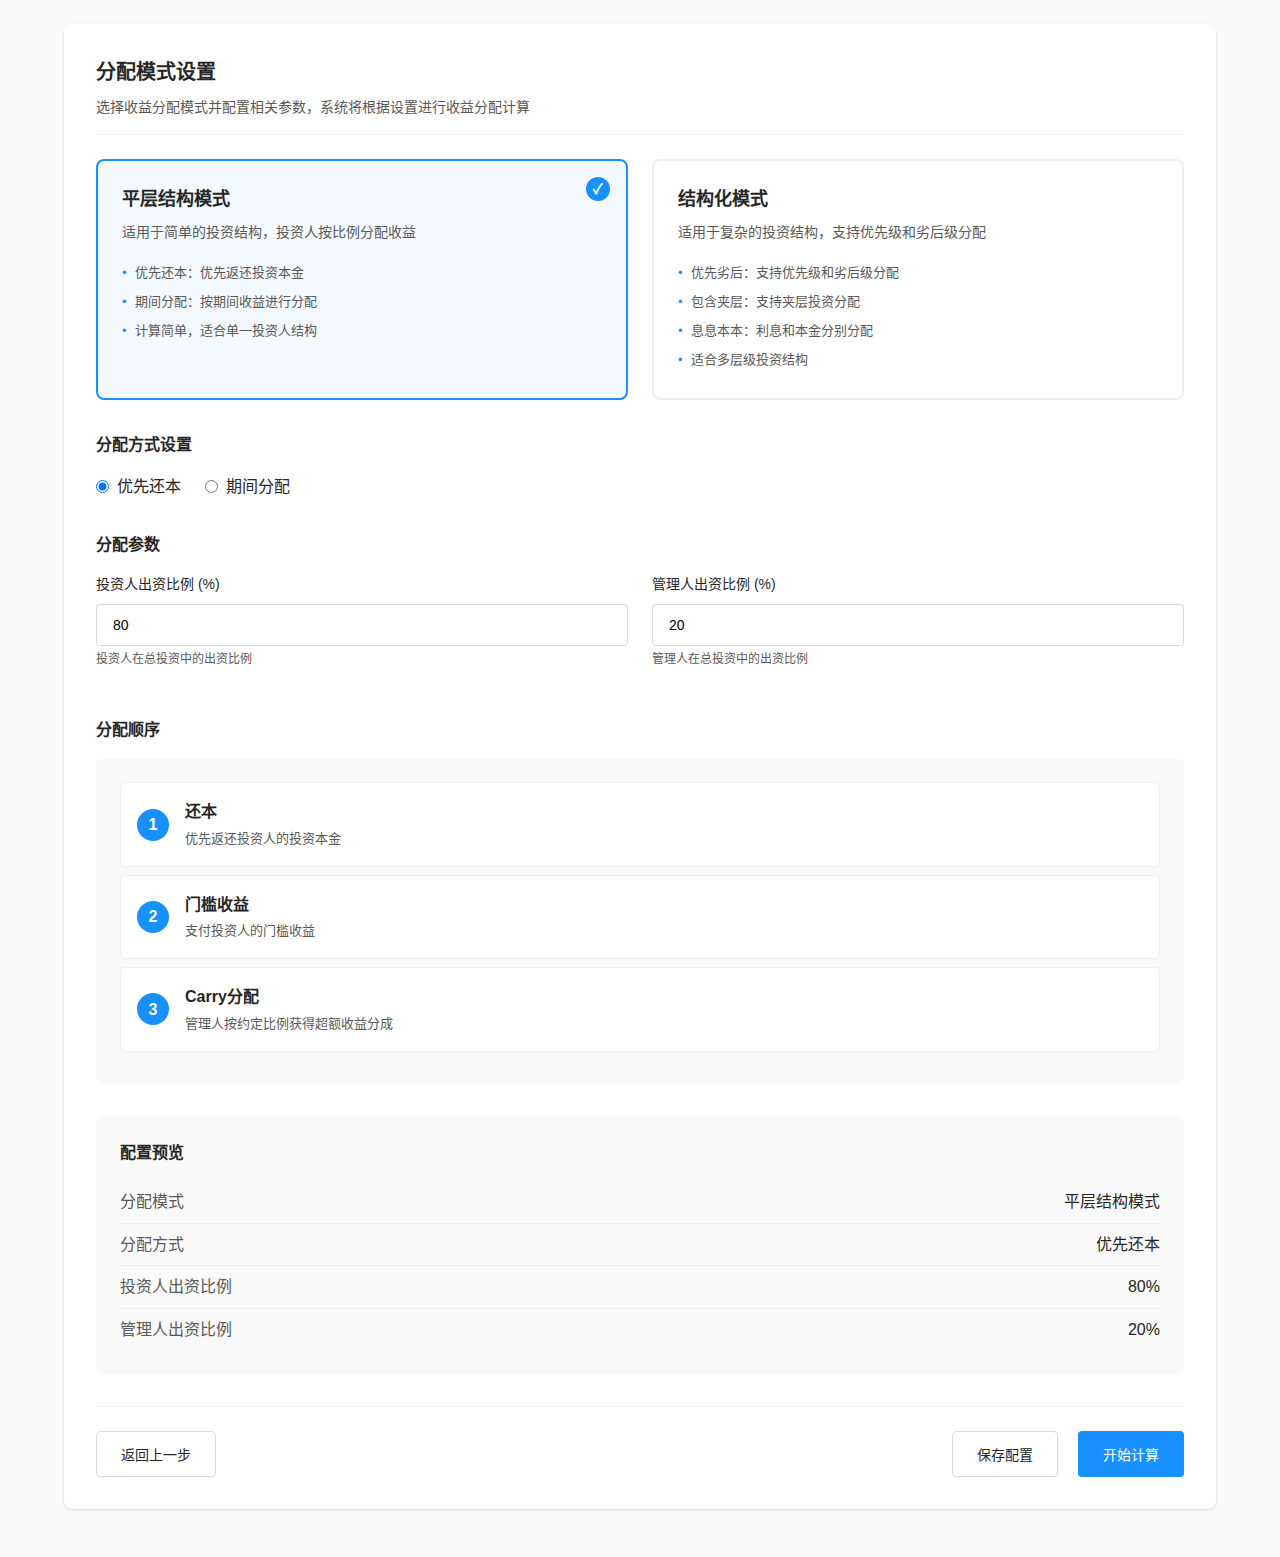
<file: .UI/04-分配模式设置界面.html>
<!DOCTYPE html>
<html lang="zh-CN">
<head>
    <meta charset="UTF-8">
    <meta name="viewport" content="width=device-width, initial-scale=1.0">
    <title>收益分配测算系统 - 分配模式设置</title>
    <style>
        :root {
            /* 主色调 */
            --primary-color: #1890ff;
            --primary-light: #40a9ff;
            --primary-dark: #096dd9;
            
            /* 辅助色 */
            --secondary-color: #52c41a;
            --warning-color: #faad14;
            --error-color: #ff4d4f;
            --info-color: #13c2c2;
            
            /* 文字颜色 */
            --text-primary: #262626;
            --text-secondary: #595959;
            --text-disabled: #bfbfbf;
            --text-inverse: #ffffff;
            
            /* 背景颜色 */
            --bg-primary: #ffffff;
            --bg-secondary: #fafafa;
            --bg-tertiary: #f5f5f5;
            
            /* 边框颜色 */
            --border-primary: #d9d9d9;
            --border-secondary: #f0f0f0;
            --border-focus: #40a9ff;
            
            /* 间距 */
            --spacing-xs: 4px;
            --spacing-sm: 8px;
            --spacing-md: 16px;
            --spacing-lg: 24px;
            --spacing-xl: 32px;
            --spacing-xxl: 48px;
            
            /* 圆角和阴影 */
            --border-radius-sm: 2px;
            --border-radius-md: 4px;
            --border-radius-lg: 8px;
            --border-radius-xl: 12px;
            --shadow-sm: 0 1px 3px rgba(0, 0, 0, 0.12);
            --shadow-md: 0 4px 6px rgba(0, 0, 0, 0.1);
            --shadow-lg: 0 10px 15px rgba(0, 0, 0, 0.1);
        }
        
        * {
            margin: 0;
            padding: 0;
            box-sizing: border-box;
        }
        
        body {
            font-family: -apple-system, BlinkMacSystemFont, 'Segoe UI', Roboto, 'Helvetica Neue', Arial, sans-serif;
            background-color: var(--bg-secondary);
            color: var(--text-primary);
            line-height: 1.6;
        }
        
        .container {
            max-width: 1200px;
            margin: 0 auto;
            padding: var(--spacing-lg);
        }
        
        /* 卡片样式 */
        .card {
            background-color: var(--bg-primary);
            border-radius: var(--border-radius-lg);
            box-shadow: var(--shadow-sm);
            padding: var(--spacing-xl);
            margin-bottom: var(--spacing-lg);
        }
        
        .card-header {
            border-bottom: 1px solid var(--border-secondary);
            padding-bottom: var(--spacing-md);
            margin-bottom: var(--spacing-lg);
        }
        
        .card-title {
            font-size: 20px;
            font-weight: 600;
            color: var(--text-primary);
            margin-bottom: var(--spacing-sm);
        }
        
        .card-description {
            color: var(--text-secondary);
            font-size: 14px;
        }
        
        /* 模式选择卡片 */
        .mode-selection {
            display: grid;
            grid-template-columns: repeat(auto-fit, minmax(300px, 1fr));
            gap: var(--spacing-lg);
            margin-bottom: var(--spacing-xl);
        }
        
        .mode-card {
            border: 2px solid var(--border-secondary);
            border-radius: var(--border-radius-lg);
            padding: var(--spacing-lg);
            cursor: pointer;
            transition: all 0.3s ease;
            position: relative;
        }
        
        .mode-card:hover {
            border-color: var(--primary-light);
            box-shadow: var(--shadow-md);
        }
        
        .mode-card.selected {
            border-color: var(--primary-color);
            background-color: rgba(24, 144, 255, 0.05);
        }
        
        .mode-card.selected::before {
            content: '✓';
            position: absolute;
            top: var(--spacing-md);
            right: var(--spacing-md);
            width: 24px;
            height: 24px;
            background-color: var(--primary-color);
            color: var(--text-inverse);
            border-radius: 50%;
            display: flex;
            align-items: center;
            justify-content: center;
            font-size: 14px;
            font-weight: bold;
        }
        
        .mode-title {
            font-size: 18px;
            font-weight: 600;
            margin-bottom: var(--spacing-sm);
            color: var(--text-primary);
        }
        
        .mode-description {
            color: var(--text-secondary);
            font-size: 14px;
            margin-bottom: var(--spacing-md);
            line-height: 1.5;
        }
        
        .mode-features {
            list-style: none;
        }
        
        .mode-features li {
            padding: var(--spacing-xs) 0;
            color: var(--text-secondary);
            font-size: 13px;
        }
        
        .mode-features li::before {
            content: '•';
            color: var(--primary-color);
            margin-right: var(--spacing-sm);
        }
        
        /* 配置面板 */
        .config-panel {
            display: none;
            margin-top: var(--spacing-xl);
        }
        
        .config-panel.active {
            display: block;
        }
        
        .config-section {
            margin-bottom: var(--spacing-xl);
        }
        
        .config-title {
            font-size: 16px;
            font-weight: 600;
            margin-bottom: var(--spacing-md);
            color: var(--text-primary);
        }
        
        /* 表单样式 */
        .form-grid {
            display: grid;
            grid-template-columns: repeat(auto-fit, minmax(250px, 1fr));
            gap: var(--spacing-lg);
        }
        
        .form-group {
            margin-bottom: var(--spacing-md);
        }
        
        .form-label {
            display: block;
            margin-bottom: var(--spacing-sm);
            font-weight: 500;
            color: var(--text-primary);
            font-size: 14px;
        }
        
        .form-input {
            width: 100%;
            padding: 12px 16px;
            border: 1px solid var(--border-primary);
            border-radius: var(--border-radius-md);
            font-size: 14px;
            transition: border-color 0.3s ease;
        }
        
        .form-input:focus {
            border-color: var(--border-focus);
            outline: none;
            box-shadow: 0 0 0 2px rgba(24, 144, 255, 0.2);
        }
        
        .form-input.error {
            border-color: var(--error-color);
        }
        
        .form-help {
            font-size: 12px;
            color: var(--text-secondary);
            margin-top: var(--spacing-xs);
        }
        
        .form-error {
            font-size: 12px;
            color: var(--error-color);
            margin-top: var(--spacing-xs);
        }
        
        /* 单选按钮组 */
        .radio-group {
            display: flex;
            gap: var(--spacing-lg);
            flex-wrap: wrap;
        }
        
        .radio-item {
            display: flex;
            align-items: center;
            cursor: pointer;
        }
        
        .radio-item input[type="radio"] {
            margin-right: var(--spacing-sm);
        }
        
        /* 分配顺序配置 */
        .allocation-order {
            background-color: var(--bg-secondary);
            border-radius: var(--border-radius-lg);
            padding: var(--spacing-lg);
            margin-top: var(--spacing-md);
        }
        
        .order-item {
            display: flex;
            align-items: center;
            padding: var(--spacing-md);
            background-color: var(--bg-primary);
            border-radius: var(--border-radius-md);
            margin-bottom: var(--spacing-sm);
            border: 1px solid var(--border-secondary);
        }
        
        .order-number {
            width: 32px;
            height: 32px;
            background-color: var(--primary-color);
            color: var(--text-inverse);
            border-radius: 50%;
            display: flex;
            align-items: center;
            justify-content: center;
            font-weight: 600;
            margin-right: var(--spacing-md);
        }
        
        .order-content {
            flex: 1;
        }
        
        .order-title {
            font-weight: 600;
            margin-bottom: var(--spacing-xs);
        }
        
        .order-description {
            font-size: 13px;
            color: var(--text-secondary);
        }
        
        /* 预览面板 */
        .preview-panel {
            background-color: var(--bg-secondary);
            border-radius: var(--border-radius-lg);
            padding: var(--spacing-lg);
            margin-top: var(--spacing-lg);
        }
        
        .preview-title {
            font-size: 16px;
            font-weight: 600;
            margin-bottom: var(--spacing-md);
            color: var(--text-primary);
        }
        
        .preview-item {
            display: flex;
            justify-content: space-between;
            padding: var(--spacing-sm) 0;
            border-bottom: 1px solid var(--border-secondary);
        }
        
        .preview-item:last-child {
            border-bottom: none;
        }
        
        .preview-label {
            color: var(--text-secondary);
        }
        
        .preview-value {
            font-weight: 500;
            color: var(--text-primary);
        }
        
        /* 按钮样式 */
        .btn {
            padding: 12px 24px;
            border-radius: var(--border-radius-md);
            font-weight: 500;
            cursor: pointer;
            transition: all 0.3s ease;
            border: 1px solid transparent;
            text-decoration: none;
            display: inline-block;
            font-size: 14px;
        }
        
        .btn-primary {
            background-color: var(--primary-color);
            color: var(--text-inverse);
        }
        
        .btn-primary:hover {
            background-color: var(--primary-light);
            box-shadow: var(--shadow-md);
        }
        
        .btn-secondary {
            background-color: transparent;
            border-color: var(--border-primary);
            color: var(--text-primary);
        }
        
        .btn-secondary:hover {
            border-color: var(--primary-color);
            color: var(--primary-color);
        }
        
        .btn:disabled {
            opacity: 0.6;
            cursor: not-allowed;
        }
        
        /* 操作按钮区域 */
        .action-bar {
            display: flex;
            justify-content: space-between;
            align-items: center;
            margin-top: var(--spacing-xl);
            padding-top: var(--spacing-lg);
            border-top: 1px solid var(--border-secondary);
        }
        
        /* 响应式设计 */
        @media (max-width: 768px) {
            .container {
                padding: var(--spacing-md);
            }
            
            .card {
                padding: var(--spacing-lg);
            }
            
            .mode-selection {
                grid-template-columns: 1fr;
            }
            
            .form-grid {
                grid-template-columns: 1fr;
            }
            
            .action-bar {
                flex-direction: column;
                gap: var(--spacing-md);
            }
            
            .radio-group {
                flex-direction: column;
                gap: var(--spacing-sm);
            }
        }
    </style>
</head>
<body>
    <div class="container">
        <!-- 分配模式设置表单 -->
        <div class="card">
            <div class="card-header">
                <h2 class="card-title">分配模式设置</h2>
                <p class="card-description">选择收益分配模式并配置相关参数，系统将根据设置进行收益分配计算</p>
            </div>
            
            <!-- 模式选择 -->
            <div class="mode-selection">
                <div class="mode-card" data-mode="flat" onclick="selectMode('flat')">
                    <div class="mode-title">平层结构模式</div>
                    <div class="mode-description">适用于简单的投资结构，投资人按比例分配收益</div>
                    <ul class="mode-features">
                        <li>优先还本：优先返还投资本金</li>
                        <li>期间分配：按期间收益进行分配</li>
                        <li>计算简单，适合单一投资人结构</li>
                    </ul>
                </div>
                
                <div class="mode-card" data-mode="structured" onclick="selectMode('structured')">
                    <div class="mode-title">结构化模式</div>
                    <div class="mode-description">适用于复杂的投资结构，支持优先级和劣后级分配</div>
                    <ul class="mode-features">
                        <li>优先劣后：支持优先级和劣后级分配</li>
                        <li>包含夹层：支持夹层投资分配</li>
                        <li>息息本本：利息和本金分别分配</li>
                        <li>适合多层级投资结构</li>
                    </ul>
                </div>
            </div>
            
            <!-- 平层结构配置 -->
            <div class="config-panel" id="flatConfig">
                <div class="config-section">
                    <h3 class="config-title">分配方式设置</h3>
                    <div class="radio-group">
                        <label class="radio-item">
                            <input type="radio" name="flatMethod" value="priority_return" checked>
                            <span>优先还本</span>
                        </label>
                        <label class="radio-item">
                            <input type="radio" name="flatMethod" value="period_distribution">
                            <span>期间分配</span>
                        </label>
                    </div>
                </div>
                
                <div class="config-section">
                    <h3 class="config-title">分配参数</h3>
                    <div class="form-grid">
                        <div class="form-group">
                            <label class="form-label">投资人出资比例 (%)</label>
                            <input type="number" class="form-input" id="investorRatio" value="80" min="0" max="100" step="0.01">
                            <div class="form-help">投资人在总投资中的出资比例</div>
                        </div>
                        <div class="form-group">
                            <label class="form-label">管理人出资比例 (%)</label>
                            <input type="number" class="form-input" id="managerRatio" value="20" min="0" max="100" step="0.01">
                            <div class="form-help">管理人在总投资中的出资比例</div>
                        </div>
                    </div>
                </div>
                
                <!-- 分配顺序 -->
                <div class="config-section">
                    <h3 class="config-title">分配顺序</h3>
                    <div class="allocation-order" id="flatOrder">
                        <!-- 动态生成分配顺序 -->
                    </div>
                </div>
            </div>
            
            <!-- 结构化模式配置 -->
            <div class="config-panel" id="structuredConfig">
                <div class="config-section">
                    <h3 class="config-title">分配方式设置</h3>
                    <div class="radio-group">
                        <label class="radio-item">
                            <input type="radio" name="structuredMethod" value="priority_subordinate" checked>
                            <span>优先劣后</span>
                        </label>
                        <label class="radio-item">
                            <input type="radio" name="structuredMethod" value="include_mezzanine">
                            <span>包含夹层</span>
                        </label>
                        <label class="radio-item">
                            <input type="radio" name="structuredMethod" value="interest_principal">
                            <span>息息本本</span>
                        </label>
                    </div>
                </div>
                
                <div class="config-section">
                    <h3 class="config-title">投资人层级配置</h3>
                    <div class="form-grid">
                        <div class="form-group">
                            <label class="form-label">优先级出资比例 (%)</label>
                            <input type="number" class="form-input" id="priorityRatio" value="70" min="0" max="100" step="0.01">
                            <div class="form-help">优先级投资人出资比例</div>
                        </div>
                        <div class="form-group">
                            <label class="form-label">优先级预期收益率 (%)</label>
                            <input type="number" class="form-input" id="priorityReturn" value="8" min="0" max="50" step="0.01">
                            <div class="form-help">优先级投资人的预期年化收益率</div>
                        </div>
                        <div class="form-group">
                            <label class="form-label">劣后级出资比例 (%)</label>
                            <input type="number" class="form-input" id="subordinateRatio" value="20" min="0" max="100" step="0.01">
                            <div class="form-help">劣后级投资人出资比例</div>
                        </div>
                        <div class="form-group">
                            <label class="form-label">管理人出资比例 (%)</label>
                            <input type="number" class="form-input" id="managerRatioStructured" value="10" min="0" max="100" step="0.01">
                            <div class="form-help">管理人出资比例</div>
                        </div>
                    </div>
                </div>
                
                <!-- 夹层配置（仅在包含夹层时显示） -->
                <div class="config-section" id="mezzanineConfig" style="display: none;">
                    <h3 class="config-title">夹层投资配置</h3>
                    <div class="form-grid">
                        <div class="form-group">
                            <label class="form-label">夹层出资比例 (%)</label>
                            <input type="number" class="form-input" id="mezzanineRatio" value="15" min="0" max="100" step="0.01">
                            <div class="form-help">夹层投资人出资比例</div>
                        </div>
                        <div class="form-group">
                            <label class="form-label">夹层预期收益率 (%)</label>
                            <input type="number" class="form-input" id="mezzanineReturn" value="12" min="0" max="50" step="0.01">
                            <div class="form-help">夹层投资人的预期年化收益率</div>
                        </div>
                    </div>
                </div>
                
                <!-- 分配顺序 -->
                <div class="config-section">
                    <h3 class="config-title">分配顺序</h3>
                    <div class="allocation-order" id="structuredOrder">
                        <!-- 动态生成分配顺序 -->
                    </div>
                </div>
            </div>
            
            <!-- 配置预览 -->
            <div class="preview-panel">
                <h3 class="preview-title">配置预览</h3>
                <div id="configPreview">
                    <!-- 动态生成配置预览 -->
                </div>
            </div>
            
            <!-- 操作按钮 -->
            <div class="action-bar">
                <button type="button" class="btn btn-secondary" onclick="history.back()">返回上一步</button>
                <div>
                    <button type="button" class="btn btn-secondary" style="margin-right: var(--spacing-md);" id="save-config">保存配置</button>
                    <button type="button" class="btn btn-primary" id="calculate-btn">开始计算</button>
                </div>
            </div>
        </div>
    </div>

    <script>
        // 全局变量
        let selectedMode = 'flat';
        let currentConfig = {};
        
        // 初始化
        document.addEventListener('DOMContentLoaded', function() {
            selectMode('flat');
            bindEvents();
            updatePreview();
        });
        
        // 绑定事件
        function bindEvents() {
            // 监听表单输入变化
            const inputs = document.querySelectorAll('.form-input');
            inputs.forEach(input => {
                input.addEventListener('input', function() {
                    validateInput(this);
                    updateRatios();
                    updatePreview();
                });
            });
            
            // 监听分配方式变化
            const radios = document.querySelectorAll('input[type="radio"]');
            radios.forEach(radio => {
                radio.addEventListener('change', function() {
                    updateAllocationOrder();
                    updatePreview();
                    
                    // 特殊处理夹层配置显示
                    if (this.name === 'structuredMethod') {
                        const mezzanineConfig = document.getElementById('mezzanineConfig');
                        if (this.value === 'include_mezzanine') {
                            mezzanineConfig.style.display = 'block';
                        } else {
                            mezzanineConfig.style.display = 'none';
                        }
                    }
                });
            });
        }
        
        // 选择分配模式
        function selectMode(mode) {
            selectedMode = mode;
            
            // 更新卡片选中状态
            const cards = document.querySelectorAll('.mode-card');
            cards.forEach(card => {
                card.classList.remove('selected');
                if (card.dataset.mode === mode) {
                    card.classList.add('selected');
                }
            });
            
            // 显示对应的配置面板
            const panels = document.querySelectorAll('.config-panel');
            panels.forEach(panel => {
                panel.classList.remove('active');
            });
            
            if (mode === 'flat') {
                document.getElementById('flatConfig').classList.add('active');
            } else {
                document.getElementById('structuredConfig').classList.add('active');
            }
            
            updateAllocationOrder();
            updatePreview();
        }
        
        // 验证输入
        function validateInput(input) {
            const value = parseFloat(input.value);
            const min = parseFloat(input.min);
            const max = parseFloat(input.max);
            
            if (isNaN(value) || value < min || value > max) {
                input.classList.add('error');
                return false;
            } else {
                input.classList.remove('error');
                return true;
            }
        }
        
        // 更新比例（确保总和为100%）
        function updateRatios() {
            if (selectedMode === 'flat') {
                const investorRatio = document.getElementById('investorRatio');
                const managerRatio = document.getElementById('managerRatio');
                
                const total = parseFloat(investorRatio.value) + parseFloat(managerRatio.value);
                if (Math.abs(total - 100) > 0.01) {
                    // 显示警告但不自动调整
                    investorRatio.style.borderColor = 'var(--warning-color)';
                    managerRatio.style.borderColor = 'var(--warning-color)';
                } else {
                    investorRatio.style.borderColor = '';
                    managerRatio.style.borderColor = '';
                }
            } else {
                const priorityRatio = document.getElementById('priorityRatio');
                const subordinateRatio = document.getElementById('subordinateRatio');
                const managerRatio = document.getElementById('managerRatioStructured');
                const mezzanineRatio = document.getElementById('mezzanineRatio');
                
                let total = parseFloat(priorityRatio.value) + parseFloat(subordinateRatio.value) + parseFloat(managerRatio.value);
                
                const includeMezzanine = document.querySelector('input[name="structuredMethod"]:checked').value === 'include_mezzanine';
                if (includeMezzanine) {
                    total += parseFloat(mezzanineRatio.value);
                }
                
                if (Math.abs(total - 100) > 0.01) {
                    [priorityRatio, subordinateRatio, managerRatio, mezzanineRatio].forEach(input => {
                        if (input) input.style.borderColor = 'var(--warning-color)';
                    });
                } else {
                    [priorityRatio, subordinateRatio, managerRatio, mezzanineRatio].forEach(input => {
                        if (input) input.style.borderColor = '';
                    });
                }
            }
        }
        
        // 更新分配顺序
        function updateAllocationOrder() {
            let orderContainer, orderData;
            
            if (selectedMode === 'flat') {
                orderContainer = document.getElementById('flatOrder');
                const method = document.querySelector('input[name="flatMethod"]:checked').value;
                
                if (method === 'priority_return') {
                    orderData = [
                        { title: '还本', description: '优先返还投资人的投资本金' },
                        { title: '门槛收益', description: '支付投资人的门槛收益' },
                        { title: 'Carry分配', description: '管理人按约定比例获得超额收益分成' }
                    ];
                } else {
                    orderData = [
                        { title: '期间收益', description: '按期间收益率分配当期收益给投资人' },
                        { title: '还本', description: '返还投资人的投资本金' },
                        { title: '剩余门槛收益', description: '支付剩余的门槛收益给投资人' },
                        { title: 'Carry分配', description: '管理人按约定比例获得超额收益分成' }
                    ];
                }
            } else {
                orderContainer = document.getElementById('structuredOrder');
                const method = document.querySelector('input[name="structuredMethod"]:checked').value;
                
                if (method === 'priority_subordinate') {
                    orderData = [
                        { title: '返还优先级本金', description: '优先返还优先级投资人本金' },
                        { title: '支付优先级收益', description: '支付优先级投资人预期收益' },
                        { title: '返还劣后级本金', description: '返还劣后级投资人本金' },
                        { title: '返还管理人本金', description: '返还管理人投资本金' },
                        { title: '分配超额收益', description: '劣后级和管理人按约定比例分配超额收益' }
                    ];
                } else if (method === 'include_mezzanine') {
                    orderData = [
                        { title: '返还优先级本金', description: '优先返还优先级投资人本金' },
                        { title: '支付优先级收益', description: '支付优先级投资人预期收益' },
                        { title: '返还夹层本金', description: '返还夹层投资人本金' },
                        { title: '支付夹层收益', description: '支付夹层投资人预期收益' },
                        { title: '返还劣后级本金', description: '返还劣后级投资人本金' },
                        { title: '返还管理人本金', description: '返还管理人投资本金' },
                        { title: '分配超额收益', description: '劣后级和管理人按约定比例分配超额收益' }
                    ];
                } else {
                    orderData = [
                        { title: '支付优先级利息', description: '按期支付优先级投资人利息' },
                        { title: '支付夹层利息', description: '按期支付夹层投资人利息（如有）' },
                        { title: '返还优先级本金', description: '到期返还优先级投资人本金' },
                        { title: '返还夹层本金', description: '到期返还夹层投资人本金（如有）' },
                        { title: '返还劣后级本金', description: '返还劣后级投资人本金' },
                        { title: '返还管理人本金', description: '返还管理人投资本金' },
                        { title: '分配超额收益', description: '劣后级和管理人按约定比例分配超额收益' }
                    ];
                }
            }
            
            // 生成分配顺序HTML
            orderContainer.innerHTML = orderData.map((item, index) => `
                <div class="order-item">
                    <div class="order-number">${index + 1}</div>
                    <div class="order-content">
                        <div class="order-title">${item.title}</div>
                        <div class="order-description">${item.description}</div>
                    </div>
                </div>
            `).join('');
        }
        
        // 更新配置预览
        function updatePreview() {
            const previewContainer = document.getElementById('configPreview');
            let previewData = [];
            
            previewData.push({
                label: '分配模式',
                value: selectedMode === 'flat' ? '平层结构模式' : '结构化模式'
            });
            
            if (selectedMode === 'flat') {
                const method = document.querySelector('input[name="flatMethod"]:checked').value;
                const methodText = method === 'priority_return' ? '优先还本' : '期间分配';
                
                previewData.push(
                    { label: '分配方式', value: methodText },
                    { label: '投资人出资比例', value: document.getElementById('investorRatio').value + '%' },
                    { label: '管理人出资比例', value: document.getElementById('managerRatio').value + '%' }
                );
            } else {
                const method = document.querySelector('input[name="structuredMethod"]:checked').value;
                let methodText = '';
                switch (method) {
                    case 'priority_subordinate': methodText = '优先劣后'; break;
                    case 'include_mezzanine': methodText = '包含夹层'; break;
                    case 'interest_principal': methodText = '息息本本'; break;
                }
                
                previewData.push(
                    { label: '分配方式', value: methodText },
                    { label: '优先级出资比例', value: document.getElementById('priorityRatio').value + '%' },
                    { label: '优先级预期收益率', value: document.getElementById('priorityReturn').value + '%' },
                    { label: '劣后级出资比例', value: document.getElementById('subordinateRatio').value + '%' },
                    { label: '管理人出资比例', value: document.getElementById('managerRatioStructured').value + '%' }
                );
                
                if (method === 'include_mezzanine') {
                    previewData.push(
                        { label: '夹层出资比例', value: document.getElementById('mezzanineRatio').value + '%' },
                        { label: '夹层预期收益率', value: document.getElementById('mezzanineReturn').value + '%' }
                    );
                }
            }
            
            // 生成预览HTML
            previewContainer.innerHTML = previewData.map(item => `
                <div class="preview-item">
                    <span class="preview-label">${item.label}</span>
                    <span class="preview-value">${item.value}</span>
                </div>
            `).join('');
        }
        
        // 保存配置到sessionStorage
        function saveConfig() {
            const config = {
                mode: selectedMode,
                timestamp: new Date().toISOString()
            };
            
            if (selectedMode === 'flat') {
                config.method = document.querySelector('input[name="flatMethod"]:checked').value;
                config.investorRatio = parseFloat(document.getElementById('investorRatio').value);
                config.managerRatio = parseFloat(document.getElementById('managerRatio').value);
            } else {
                config.method = document.querySelector('input[name="structuredMethod"]:checked').value;
                config.priorityRatio = parseFloat(document.getElementById('priorityRatio').value);
                config.priorityReturn = parseFloat(document.getElementById('priorityReturn').value);
                config.subordinateRatio = parseFloat(document.getElementById('subordinateRatio').value);
                config.managerRatio = parseFloat(document.getElementById('managerRatioStructured').value);
                
                if (config.method === 'include_mezzanine') {
                    config.mezzanineRatio = parseFloat(document.getElementById('mezzanineRatio').value);
                    config.mezzanineReturn = parseFloat(document.getElementById('mezzanineReturn').value);
                }
            }
            
            sessionStorage.setItem('allocationConfig', JSON.stringify(config));
            return config;
        }
        
        // 保存配置按钮事件
        document.getElementById('save-config').addEventListener('click', function() {
            const config = saveConfig();
            alert('配置已保存');
        });
        
        // 开始计算按钮点击事件
        document.getElementById('calculate-btn').addEventListener('click', function() {
            const config = saveConfig();
            alert('配置已保存，即将开始计算...');
            // 这里可以跳转到计算结果页面
        });
    </script>
</body>
</html>
</file>
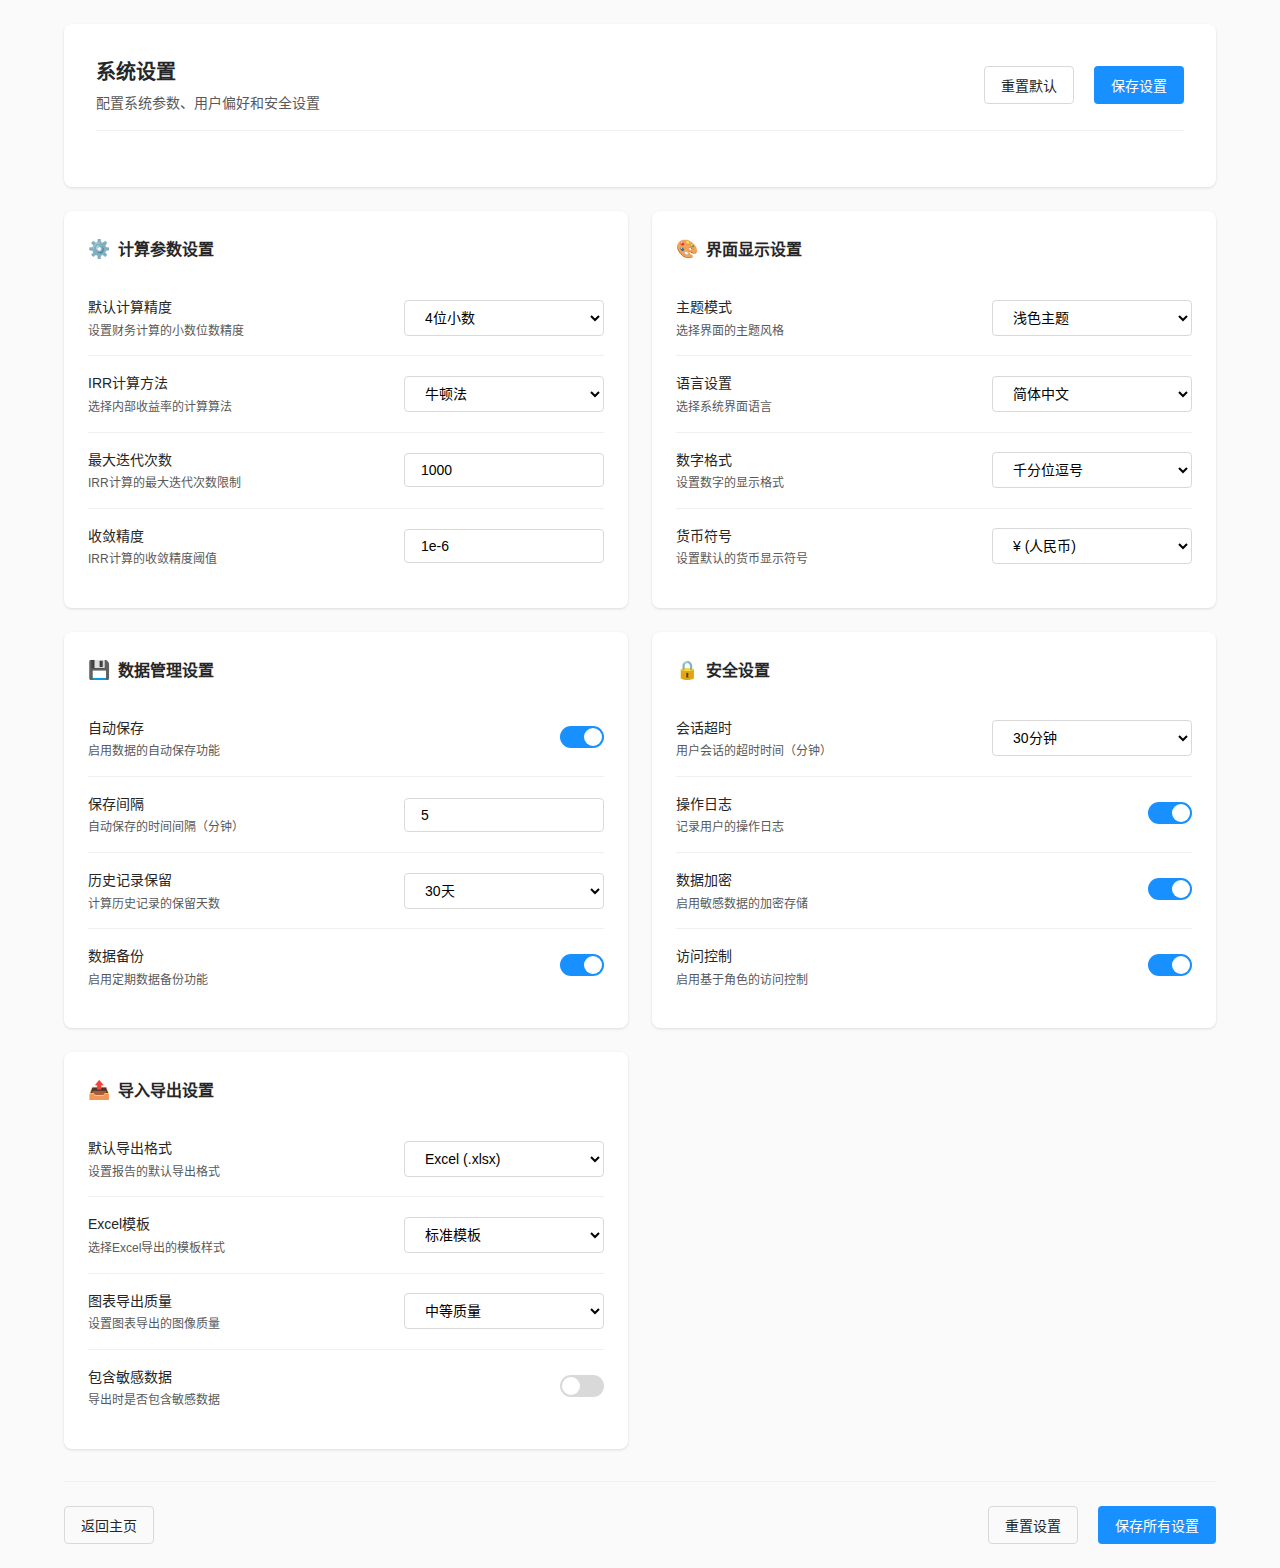
<file: .UI/07-系统设置界面.html>
<!DOCTYPE html>
<html lang="zh-CN">
<head>
    <meta charset="UTF-8">
    <meta name="viewport" content="width=device-width, initial-scale=1.0">
    <title>收益分配测算系统 - 系统设置</title>
    <style>
        :root {
            /* 主色调 */
            --primary-color: #1890ff;
            --primary-light: #40a9ff;
            --primary-dark: #096dd9;
            
            /* 辅助色 */
            --secondary-color: #52c41a;
            --warning-color: #faad14;
            --error-color: #ff4d4f;
            --info-color: #13c2c2;
            
            /* 文字颜色 */
            --text-primary: #262626;
            --text-secondary: #595959;
            --text-disabled: #bfbfbf;
            --text-inverse: #ffffff;
            
            /* 背景颜色 */
            --bg-primary: #ffffff;
            --bg-secondary: #fafafa;
            --bg-tertiary: #f5f5f5;
            
            /* 边框颜色 */
            --border-primary: #d9d9d9;
            --border-secondary: #f0f0f0;
            --border-focus: #40a9ff;
            
            /* 间距 */
            --spacing-xs: 4px;
            --spacing-sm: 8px;
            --spacing-md: 16px;
            --spacing-lg: 24px;
            --spacing-xl: 32px;
            --spacing-xxl: 48px;
            
            /* 圆角和阴影 */
            --border-radius-sm: 2px;
            --border-radius-md: 4px;
            --border-radius-lg: 8px;
            --border-radius-xl: 12px;
            --shadow-sm: 0 1px 3px rgba(0, 0, 0, 0.12);
            --shadow-md: 0 4px 6px rgba(0, 0, 0, 0.1);
            --shadow-lg: 0 10px 15px rgba(0, 0, 0, 0.1);
        }
        
        * {
            margin: 0;
            padding: 0;
            box-sizing: border-box;
        }
        
        body {
            font-family: -apple-system, BlinkMacSystemFont, 'Segoe UI', Roboto, 'Helvetica Neue', Arial, sans-serif;
            background-color: var(--bg-secondary);
            color: var(--text-primary);
            line-height: 1.6;
        }
        
        .container {
            max-width: 1200px;
            margin: 0 auto;
            padding: var(--spacing-lg);
        }
        
        /* 卡片样式 */
        .card {
            background-color: var(--bg-primary);
            border-radius: var(--border-radius-lg);
            box-shadow: var(--shadow-sm);
            padding: var(--spacing-xl);
            margin-bottom: var(--spacing-lg);
        }
        
        .card-header {
            border-bottom: 1px solid var(--border-secondary);
            padding-bottom: var(--spacing-md);
            margin-bottom: var(--spacing-lg);
            display: flex;
            justify-content: space-between;
            align-items: center;
        }
        
        .card-title {
            font-size: 20px;
            font-weight: 600;
            color: var(--text-primary);
        }
        
        .card-description {
            font-size: 14px;
            color: var(--text-secondary);
            margin-top: var(--spacing-xs);
        }
        
        /* 设置项布局 */
        .settings-grid {
            display: grid;
            grid-template-columns: 1fr 1fr;
            gap: var(--spacing-lg);
        }
        
        .settings-section {
            background-color: var(--bg-primary);
            border-radius: var(--border-radius-lg);
            box-shadow: var(--shadow-sm);
            padding: var(--spacing-lg);
        }
        
        .section-title {
            font-size: 16px;
            font-weight: 600;
            color: var(--text-primary);
            margin-bottom: var(--spacing-md);
            display: flex;
            align-items: center;
            gap: var(--spacing-sm);
        }
        
        .section-icon {
            font-size: 18px;
        }
        
        .setting-item {
            display: flex;
            justify-content: space-between;
            align-items: center;
            padding: var(--spacing-md) 0;
            border-bottom: 1px solid var(--border-secondary);
        }
        
        .setting-item:last-child {
            border-bottom: none;
        }
        
        .setting-info {
            flex: 1;
        }
        
        .setting-label {
            font-size: 14px;
            font-weight: 500;
            color: var(--text-primary);
            margin-bottom: var(--spacing-xs);
        }
        
        .setting-description {
            font-size: 12px;
            color: var(--text-secondary);
            line-height: 1.4;
        }
        
        .setting-control {
            margin-left: var(--spacing-md);
        }
        
        /* 表单控件样式 */
        .form-input {
            padding: var(--spacing-sm) var(--spacing-md);
            border: 1px solid var(--border-primary);
            border-radius: var(--border-radius-md);
            font-size: 14px;
            width: 200px;
            transition: border-color 0.3s ease;
        }
        
        .form-input:focus {
            border-color: var(--border-focus);
            outline: none;
            box-shadow: 0 0 0 2px rgba(24, 144, 255, 0.2);
        }
        
        .form-select {
            padding: var(--spacing-sm) var(--spacing-md);
            border: 1px solid var(--border-primary);
            border-radius: var(--border-radius-md);
            font-size: 14px;
            width: 200px;
            background-color: var(--bg-primary);
            cursor: pointer;
        }
        
        .form-select:focus {
            border-color: var(--border-focus);
            outline: none;
            box-shadow: 0 0 0 2px rgba(24, 144, 255, 0.2);
        }
        
        /* 开关样式 */
        .switch {
            position: relative;
            display: inline-block;
            width: 44px;
            height: 22px;
        }
        
        .switch input {
            opacity: 0;
            width: 0;
            height: 0;
        }
        
        .slider {
            position: absolute;
            cursor: pointer;
            top: 0;
            left: 0;
            right: 0;
            bottom: 0;
            background-color: var(--border-primary);
            transition: 0.3s;
            border-radius: 22px;
        }
        
        .slider:before {
            position: absolute;
            content: "";
            height: 18px;
            width: 18px;
            left: 2px;
            bottom: 2px;
            background-color: white;
            transition: 0.3s;
            border-radius: 50%;
        }
        
        input:checked + .slider {
            background-color: var(--primary-color);
        }
        
        input:checked + .slider:before {
            transform: translateX(22px);
        }
        
        /* 按钮样式 */
        .btn {
            padding: 8px 16px;
            border-radius: var(--border-radius-md);
            font-weight: 500;
            cursor: pointer;
            transition: all 0.3s ease;
            border: 1px solid transparent;
            text-decoration: none;
            display: inline-block;
            font-size: 14px;
        }
        
        .btn-primary {
            background-color: var(--primary-color);
            color: var(--text-inverse);
        }
        
        .btn-primary:hover {
            background-color: var(--primary-light);
            box-shadow: var(--shadow-md);
        }
        
        .btn-secondary {
            background-color: transparent;
            border-color: var(--border-primary);
            color: var(--text-primary);
        }
        
        .btn-secondary:hover {
            border-color: var(--primary-color);
            color: var(--primary-color);
        }
        
        .btn-danger {
            background-color: var(--error-color);
            color: var(--text-inverse);
        }
        
        .btn-danger:hover {
            background-color: #ff7875;
            box-shadow: var(--shadow-md);
        }
        
        .btn-small {
            padding: 4px 8px;
            font-size: 12px;
        }
        
        /* 标签样式 */
        .tag {
            display: inline-block;
            padding: 2px 8px;
            border-radius: var(--border-radius-sm);
            font-size: 12px;
            font-weight: 500;
        }
        
        .tag-success {
            background-color: #f6ffed;
            color: var(--secondary-color);
            border: 1px solid #b7eb8f;
        }
        
        .tag-warning {
            background-color: #fffbe6;
            color: var(--warning-color);
            border: 1px solid #ffe58f;
        }
        
        .tag-error {
            background-color: #fff2f0;
            color: var(--error-color);
            border: 1px solid #ffccc7;
        }
        
        /* 数据表格 */
        .data-table {
            width: 100%;
            border-collapse: collapse;
            margin-top: var(--spacing-md);
        }
        
        .data-table th,
        .data-table td {
            padding: var(--spacing-sm) var(--spacing-md);
            text-align: left;
            border-bottom: 1px solid var(--border-secondary);
        }
        
        .data-table th {
            background-color: var(--bg-tertiary);
            font-weight: 600;
            color: var(--text-primary);
        }
        
        .data-table td {
            color: var(--text-secondary);
        }
        
        /* 进度条 */
        .progress {
            width: 100%;
            height: 8px;
            background-color: var(--bg-tertiary);
            border-radius: var(--border-radius-sm);
            overflow: hidden;
        }
        
        .progress-bar {
            height: 100%;
            background-color: var(--primary-color);
            transition: width 0.3s ease;
        }
        
        /* 全宽设置项 */
        .setting-full-width {
            grid-column: 1 / -1;
        }
        
        /* 响应式设计 */
        @media (max-width: 768px) {
            .container {
                padding: var(--spacing-md);
            }
            
            .settings-grid {
                grid-template-columns: 1fr;
            }
            
            .card {
                padding: var(--spacing-lg);
            }
            
            .settings-section {
                padding: var(--spacing-md);
            }
            
            .form-input,
            .form-select {
                width: 100%;
                max-width: 200px;
            }
            
            .setting-item {
                flex-direction: column;
                align-items: flex-start;
                gap: var(--spacing-md);
            }
            
            .setting-control {
                margin-left: 0;
                width: 100%;
            }
        }
    </style>
</head>
<body>
    <div class="container">
        <!-- 页面标题 -->
        <div class="card">
            <div class="card-header">
                <div>
                    <h1 class="card-title">系统设置</h1>
                    <p class="card-description">配置系统参数、用户偏好和安全设置</p>
                </div>
                <div>
                    <button class="btn btn-secondary">重置默认</button>
                    <button class="btn btn-primary" style="margin-left: var(--spacing-md);">保存设置</button>
                </div>
            </div>
        </div>
        
        <!-- 设置项网格 -->
        <div class="settings-grid">
            <!-- 计算参数设置 -->
            <div class="settings-section">
                <h2 class="section-title">
                    <span class="section-icon">⚙️</span>
                    计算参数设置
                </h2>
                
                <div class="setting-item">
                    <div class="setting-info">
                        <div class="setting-label">默认计算精度</div>
                        <div class="setting-description">设置财务计算的小数位数精度</div>
                    </div>
                    <div class="setting-control">
                        <select class="form-select" id="calculationPrecision">
                            <option value="2">2位小数</option>
                            <option value="4" selected>4位小数</option>
                            <option value="6">6位小数</option>
                            <option value="8">8位小数</option>
                        </select>
                    </div>
                </div>
                
                <div class="setting-item">
                    <div class="setting-info">
                        <div class="setting-label">IRR计算方法</div>
                        <div class="setting-description">选择内部收益率的计算算法</div>
                    </div>
                    <div class="setting-control">
                        <select class="form-select" id="irrMethod">
                            <option value="newton" selected>牛顿法</option>
                            <option value="bisection">二分法</option>
                            <option value="secant">割线法</option>
                        </select>
                    </div>
                </div>
                
                <div class="setting-item">
                    <div class="setting-info">
                        <div class="setting-label">最大迭代次数</div>
                        <div class="setting-description">IRR计算的最大迭代次数限制</div>
                    </div>
                    <div class="setting-control">
                        <input type="number" class="form-input" id="maxIterations" value="1000" min="100" max="10000">
                    </div>
                </div>
                
                <div class="setting-item">
                    <div class="setting-info">
                        <div class="setting-label">收敛精度</div>
                        <div class="setting-description">IRR计算的收敛精度阈值</div>
                    </div>
                    <div class="setting-control">
                        <input type="text" class="form-input" id="convergenceThreshold" value="1e-6">
                    </div>
                </div>
            </div>
            
            <!-- 界面显示设置 -->
            <div class="settings-section">
                <h2 class="section-title">
                    <span class="section-icon">🎨</span>
                    界面显示设置
                </h2>
                
                <div class="setting-item">
                    <div class="setting-info">
                        <div class="setting-label">主题模式</div>
                        <div class="setting-description">选择界面的主题风格</div>
                    </div>
                    <div class="setting-control">
                        <select class="form-select" id="themeMode">
                            <option value="light" selected>浅色主题</option>
                            <option value="dark">深色主题</option>
                            <option value="auto">跟随系统</option>
                        </select>
                    </div>
                </div>
                
                <div class="setting-item">
                    <div class="setting-info">
                        <div class="setting-label">语言设置</div>
                        <div class="setting-description">选择系统界面语言</div>
                    </div>
                    <div class="setting-control">
                        <select class="form-select" id="language">
                            <option value="zh-CN" selected>简体中文</option>
                            <option value="zh-TW">繁体中文</option>
                            <option value="en-US">English</option>
                        </select>
                    </div>
                </div>
                
                <div class="setting-item">
                    <div class="setting-info">
                        <div class="setting-label">数字格式</div>
                        <div class="setting-description">设置数字的显示格式</div>
                    </div>
                    <div class="setting-control">
                        <select class="form-select" id="numberFormat">
                            <option value="comma" selected>千分位逗号</option>
                            <option value="space">千分位空格</option>
                            <option value="none">无分隔符</option>
                        </select>
                    </div>
                </div>
                
                <div class="setting-item">
                    <div class="setting-info">
                        <div class="setting-label">货币符号</div>
                        <div class="setting-description">设置默认的货币显示符号</div>
                    </div>
                    <div class="setting-control">
                        <select class="form-select" id="currencySymbol">
                            <option value="CNY" selected>¥ (人民币)</option>
                            <option value="USD">$ (美元)</option>
                            <option value="EUR">€ (欧元)</option>
                            <option value="HKD">HK$ (港币)</option>
                        </select>
                    </div>
                </div>
            </div>
            
            <!-- 数据管理设置 -->
            <div class="settings-section">
                <h2 class="section-title">
                    <span class="section-icon">💾</span>
                    数据管理设置
                </h2>
                
                <div class="setting-item">
                    <div class="setting-info">
                        <div class="setting-label">自动保存</div>
                        <div class="setting-description">启用数据的自动保存功能</div>
                    </div>
                    <div class="setting-control">
                        <label class="switch">
                            <input type="checkbox" id="autoSave" checked>
                            <span class="slider"></span>
                        </label>
                    </div>
                </div>
                
                <div class="setting-item">
                    <div class="setting-info">
                        <div class="setting-label">保存间隔</div>
                        <div class="setting-description">自动保存的时间间隔（分钟）</div>
                    </div>
                    <div class="setting-control">
                        <input type="number" class="form-input" id="saveInterval" value="5" min="1" max="60">
                    </div>
                </div>
                
                <div class="setting-item">
                    <div class="setting-info">
                        <div class="setting-label">历史记录保留</div>
                        <div class="setting-description">计算历史记录的保留天数</div>
                    </div>
                    <div class="setting-control">
                        <select class="form-select" id="historyRetention">
                            <option value="7">7天</option>
                            <option value="30" selected>30天</option>
                            <option value="90">90天</option>
                            <option value="365">1年</option>
                            <option value="-1">永久保留</option>
                        </select>
                    </div>
                </div>
                
                <div class="setting-item">
                    <div class="setting-info">
                        <div class="setting-label">数据备份</div>
                        <div class="setting-description">启用定期数据备份功能</div>
                    </div>
                    <div class="setting-control">
                        <label class="switch">
                            <input type="checkbox" id="dataBackup" checked>
                            <span class="slider"></span>
                        </label>
                    </div>
                </div>
            </div>
            
            <!-- 安全设置 -->
            <div class="settings-section">
                <h2 class="section-title">
                    <span class="section-icon">🔒</span>
                    安全设置
                </h2>
                
                <div class="setting-item">
                    <div class="setting-info">
                        <div class="setting-label">会话超时</div>
                        <div class="setting-description">用户会话的超时时间（分钟）</div>
                    </div>
                    <div class="setting-control">
                        <select class="form-select" id="sessionTimeout">
                            <option value="15">15分钟</option>
                            <option value="30" selected>30分钟</option>
                            <option value="60">1小时</option>
                            <option value="120">2小时</option>
                        </select>
                    </div>
                </div>
                
                <div class="setting-item">
                    <div class="setting-info">
                        <div class="setting-label">操作日志</div>
                        <div class="setting-description">记录用户的操作日志</div>
                    </div>
                    <div class="setting-control">
                        <label class="switch">
                            <input type="checkbox" id="operationLog" checked>
                            <span class="slider"></span>
                        </label>
                    </div>
                </div>
                
                <div class="setting-item">
                    <div class="setting-info">
                        <div class="setting-label">数据加密</div>
                        <div class="setting-description">启用敏感数据的加密存储</div>
                    </div>
                    <div class="setting-control">
                        <label class="switch">
                            <input type="checkbox" id="dataEncryption" checked>
                            <span class="slider"></span>
                        </label>
                    </div>
                </div>
                
                <div class="setting-item">
                    <div class="setting-info">
                        <div class="setting-label">访问控制</div>
                        <div class="setting-description">启用基于角色的访问控制</div>
                    </div>
                    <div class="setting-control">
                        <label class="switch">
                            <input type="checkbox" id="accessControl" checked>
                            <span class="slider"></span>
                        </label>
                    </div>
                </div>
            </div>
            
            <!-- 导入导出设置 -->
            <div class="settings-section">
                <h2 class="section-title">
                    <span class="section-icon">📤</span>
                    导入导出设置
                </h2>
                
                <div class="setting-item">
                    <div class="setting-info">
                        <div class="setting-label">默认导出格式</div>
                        <div class="setting-description">设置报告的默认导出格式</div>
                    </div>
                    <div class="setting-control">
                        <select class="form-select" id="exportFormat">
                            <option value="excel" selected>Excel (.xlsx)</option>
                            <option value="pdf">PDF (.pdf)</option>
                            <option value="csv">CSV (.csv)</option>
                            <option value="json">JSON (.json)</option>
                        </select>
                    </div>
                </div>
                
                <div class="setting-item">
                    <div class="setting-info">
                        <div class="setting-label">Excel模板</div>
                        <div class="setting-description">选择Excel导出的模板样式</div>
                    </div>
                    <div class="setting-control">
                        <select class="form-select" id="excelTemplate">
                            <option value="standard" selected>标准模板</option>
                            <option value="detailed">详细模板</option>
                            <option value="summary">汇总模板</option>
                            <option value="custom">自定义模板</option>
                        </select>
                    </div>
                </div>
                
                <div class="setting-item">
                    <div class="setting-info">
                        <div class="setting-label">图表导出质量</div>
                        <div class="setting-description">设置图表导出的图像质量</div>
                    </div>
                    <div class="setting-control">
                        <select class="form-select" id="chartQuality">
                            <option value="low">低质量</option>
                            <option value="medium" selected>中等质量</option>
                            <option value="high">高质量</option>
                            <option value="ultra">超高质量</option>
                        </select>
                    </div>
                </div>
                
                <div class="setting-item">
                    <div class="setting-info">
                        <div class="setting-label">包含敏感数据</div>
                        <div class="setting-description">导出时是否包含敏感数据</div>
                    </div>
                    <div class="setting-control">
                        <label class="switch">
                            <input type="checkbox" id="includeSensitiveData">
                            <span class="slider"></span>
                        </label>
                    </div>
                </div>
            </div>
        </div>
        

        
        <!-- 操作按钮 -->
        <div style="display: flex; justify-content: space-between; align-items: center; margin-top: var(--spacing-xl); padding-top: var(--spacing-lg); border-top: 1px solid var(--border-secondary);">
            <button type="button" class="btn btn-secondary">返回主页</button>
            <div>
                <button type="button" class="btn btn-secondary" style="margin-right: var(--spacing-md);">重置设置</button>
                <button type="button" class="btn btn-primary" id="saveSettings">保存所有设置</button>
            </div>
        </div>
    </div>

    <script>
        // 初始化
        document.addEventListener('DOMContentLoaded', function() {
            loadSettings();
            bindEvents();
        });
        
        // 绑定事件
        function bindEvents() {
            // 保存设置按钮
            document.getElementById('saveSettings').addEventListener('click', saveSettings);
            
            // 重置设置按钮
            document.querySelectorAll('.btn-secondary').forEach(btn => {
                if (btn.textContent.includes('重置')) {
                    btn.addEventListener('click', resetSettings);
                }
            });
            
            // 实时保存开关状态
            document.querySelectorAll('input[type="checkbox"]').forEach(checkbox => {
                checkbox.addEventListener('change', function() {
                    if (document.getElementById('autoSave').checked) {
                        autoSaveSettings();
                    }
                });
            });
            
            // 实时保存选择框状态
            document.querySelectorAll('select, input[type="number"], input[type="text"]').forEach(input => {
                input.addEventListener('change', function() {
                    if (document.getElementById('autoSave').checked) {
                        autoSaveSettings();
                    }
                });
            });
            
            // 自动保存开关控制
            document.getElementById('autoSave').addEventListener('change', function() {
                const saveInterval = document.getElementById('saveInterval');
                saveInterval.disabled = !this.checked;
                
                if (this.checked) {
                    startAutoSave();
                } else {
                    stopAutoSave();
                }
            });
        }
        
        // 加载设置
        function loadSettings() {
            // 从localStorage或服务器加载设置
            const settings = JSON.parse(localStorage.getItem('systemSettings') || '{}');
            
            // 应用设置到界面
            Object.keys(settings).forEach(key => {
                const element = document.getElementById(key);
                if (element) {
                    if (element.type === 'checkbox') {
                        element.checked = settings[key];
                    } else {
                        element.value = settings[key];
                    }
                }
            });
            
            console.log('设置已加载:', settings);
        }
        
        // 保存设置
        function saveSettings() {
            const settings = {};
            
            // 收集所有设置项
            document.querySelectorAll('input, select').forEach(element => {
                if (element.id) {
                    if (element.type === 'checkbox') {
                        settings[element.id] = element.checked;
                    } else {
                        settings[element.id] = element.value;
                    }
                }
            });
            
            // 保存到localStorage
            localStorage.setItem('systemSettings', JSON.stringify(settings));
            
            // 显示保存成功提示
            showNotification('设置保存成功！', 'success');
            
            console.log('设置已保存:', settings);
        }
        
        // 重置设置
        function resetSettings() {
            if (confirm('确定要重置所有设置为默认值吗？此操作不可撤销。')) {
                // 清除localStorage
                localStorage.removeItem('systemSettings');
                
                // 重新加载页面或重置表单
                location.reload();
            }
        }
        
        // 自动保存
        let autoSaveTimer;
        
        function startAutoSave() {
            const interval = parseInt(document.getElementById('saveInterval').value) * 60000; // 转换为毫秒
            
            autoSaveTimer = setInterval(() => {
                autoSaveSettings();
            }, interval);
        }
        
        function stopAutoSave() {
            if (autoSaveTimer) {
                clearInterval(autoSaveTimer);
                autoSaveTimer = null;
            }
        }
        
        function autoSaveSettings() {
            saveSettings();
            showNotification('设置已自动保存', 'info');
        }
        
        // 显示通知
        function showNotification(message, type = 'info') {
            // 创建通知元素
            const notification = document.createElement('div');
            notification.style.cssText = `
                position: fixed;
                top: 20px;
                right: 20px;
                padding: 12px 20px;
                border-radius: 4px;
                color: white;
                font-weight: 500;
                z-index: 1000;
                transition: all 0.3s ease;
            `;
            
            // 根据类型设置颜色
            switch (type) {
                case 'success':
                    notification.style.backgroundColor = '#52c41a';
                    break;
                case 'error':
                    notification.style.backgroundColor = '#ff4d4f';
                    break;
                case 'warning':
                    notification.style.backgroundColor = '#faad14';
                    break;
                default:
                    notification.style.backgroundColor = '#1890ff';
            }
            
            notification.textContent = message;
            document.body.appendChild(notification);
            
            // 3秒后自动移除
            setTimeout(() => {
                notification.style.opacity = '0';
                setTimeout(() => {
                    document.body.removeChild(notification);
                }, 300);
            }, 3000);
        }
        
        // 系统操作
        document.addEventListener('click', function(e) {
            const text = e.target.textContent;
            
            switch (text) {
                case '检查更新':
                    checkForUpdates();
                    break;
                case '清理缓存':
                    clearCache();
                    break;
                case '立即备份':
                    performBackup();
                    break;
                case '重启系统':
                    restartSystem();
                    break;
            }
        });
        
        function checkForUpdates() {
            showNotification('正在检查更新...', 'info');
            // 模拟检查更新
            setTimeout(() => {
                showNotification('当前已是最新版本', 'success');
            }, 2000);
        }
        
        function clearCache() {
            if (confirm('确定要清理系统缓存吗？')) {
                showNotification('正在清理缓存...', 'info');
                setTimeout(() => {
                    showNotification('缓存清理完成', 'success');
                }, 1500);
            }
        }
        
        function performBackup() {
            showNotification('正在执行数据备份...', 'info');
            setTimeout(() => {
                showNotification('数据备份完成', 'success');
            }, 3000);
        }
        
        function restartSystem() {
            if (confirm('确定要重启系统吗？重启期间服务将暂时不可用。')) {
                showNotification('系统将在5秒后重启...', 'warning');
                setTimeout(() => {
                    showNotification('系统重启中...', 'info');
                }, 5000);
            }
        }
        
        // 初始化自动保存
        if (document.getElementById('autoSave').checked) {
            startAutoSave();
        }
    </script>
</body>
</html>
</file>
